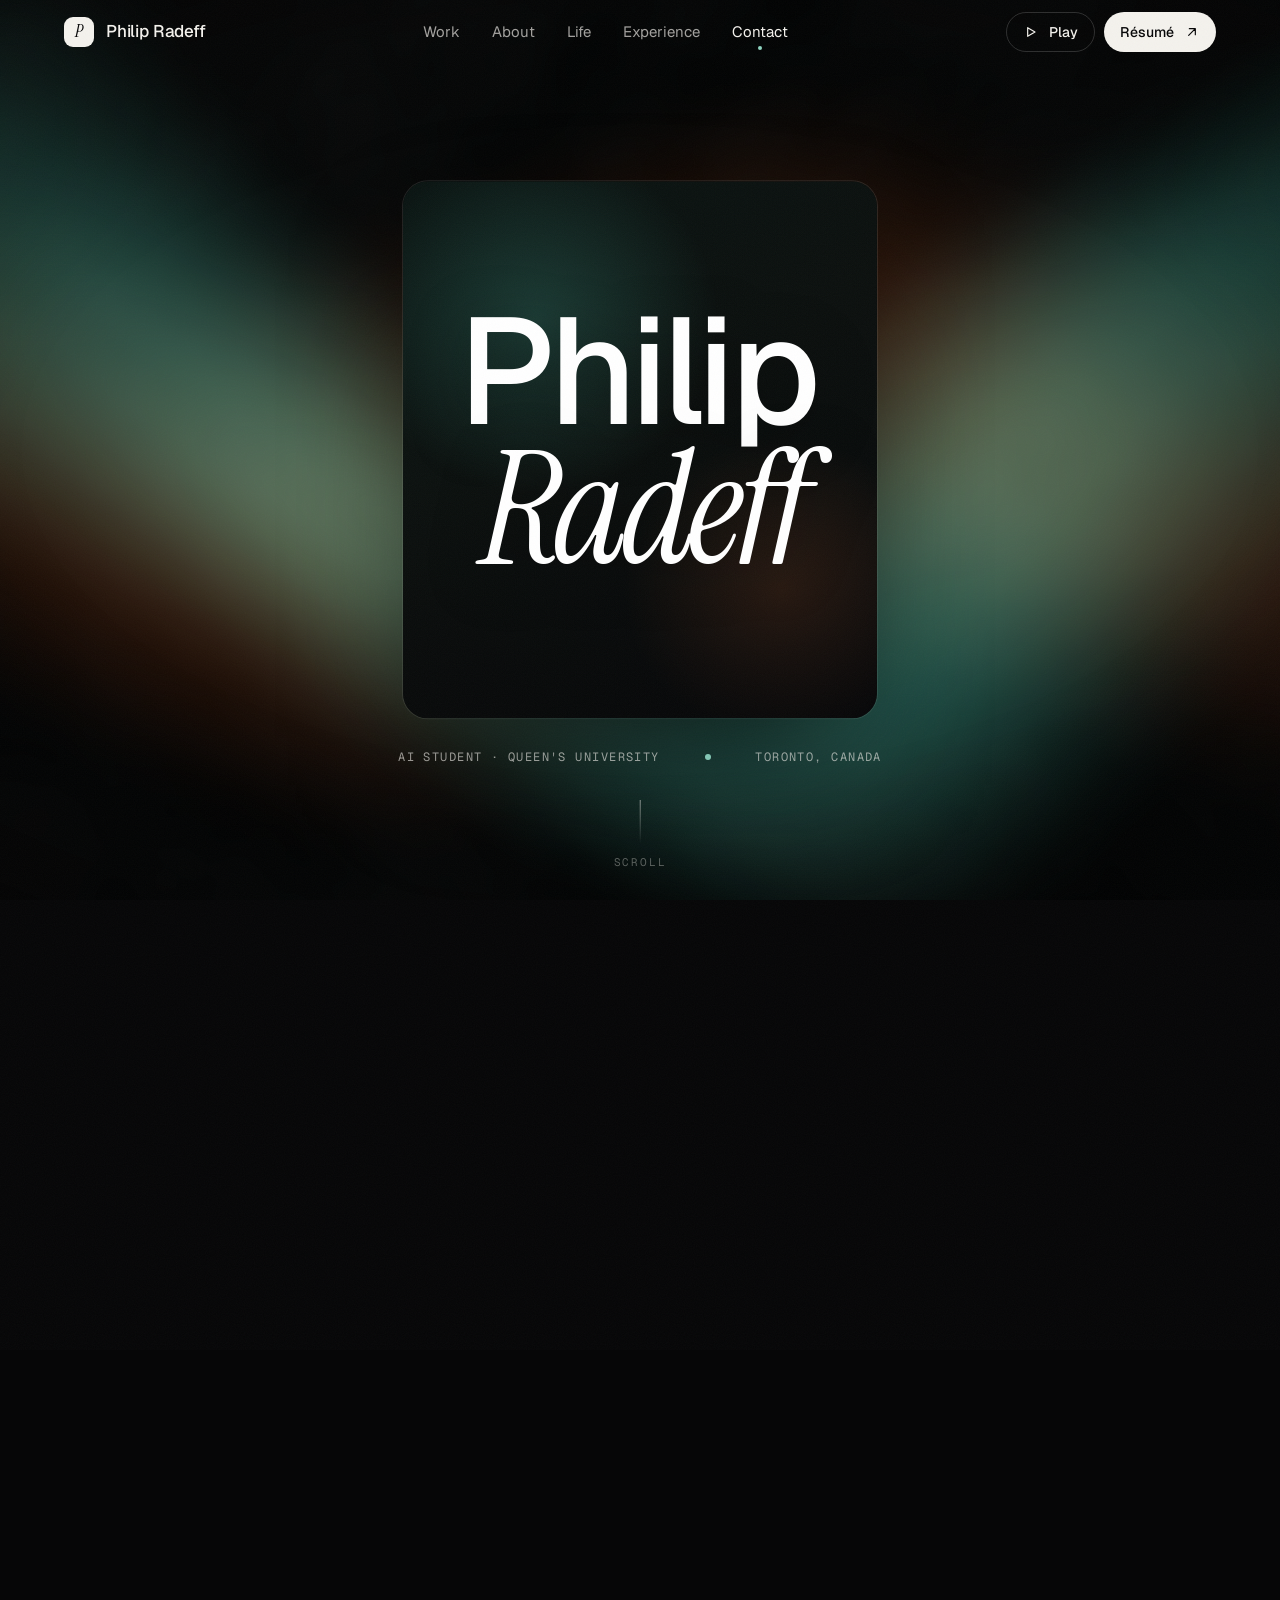
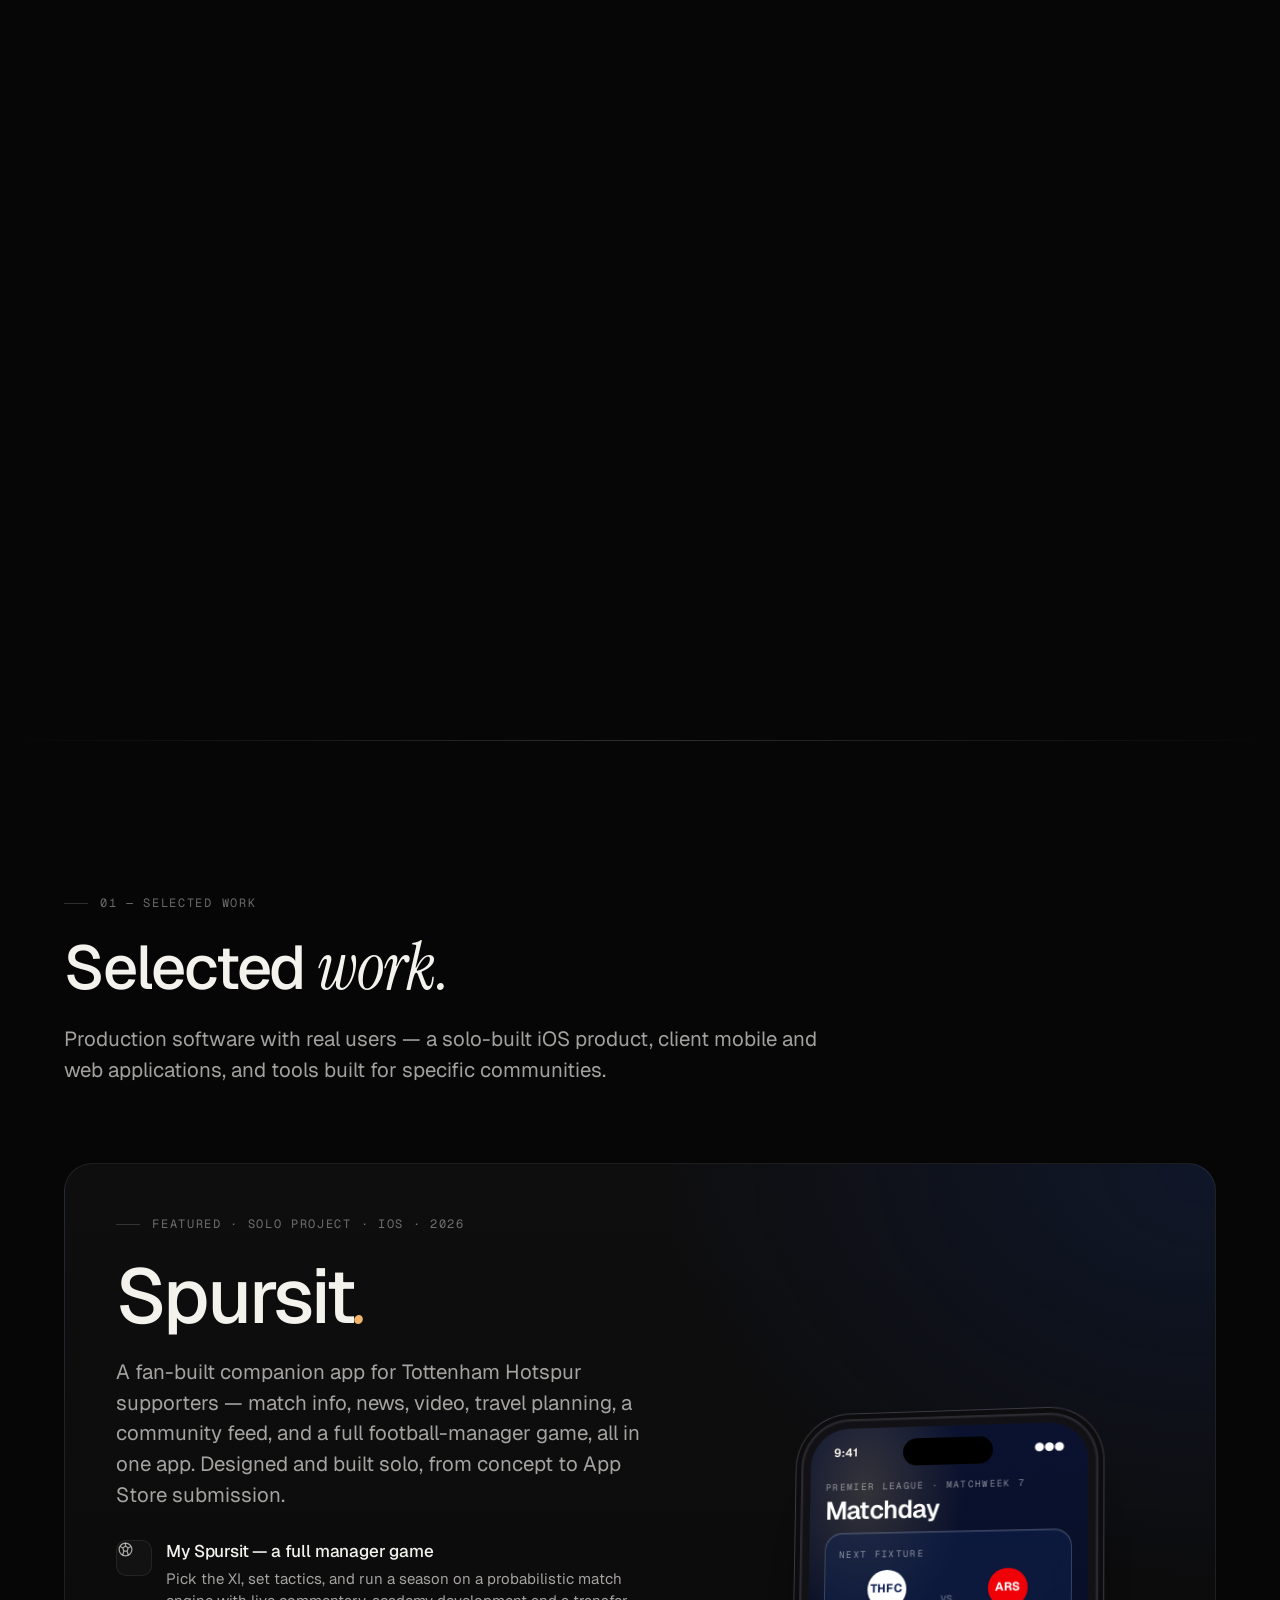
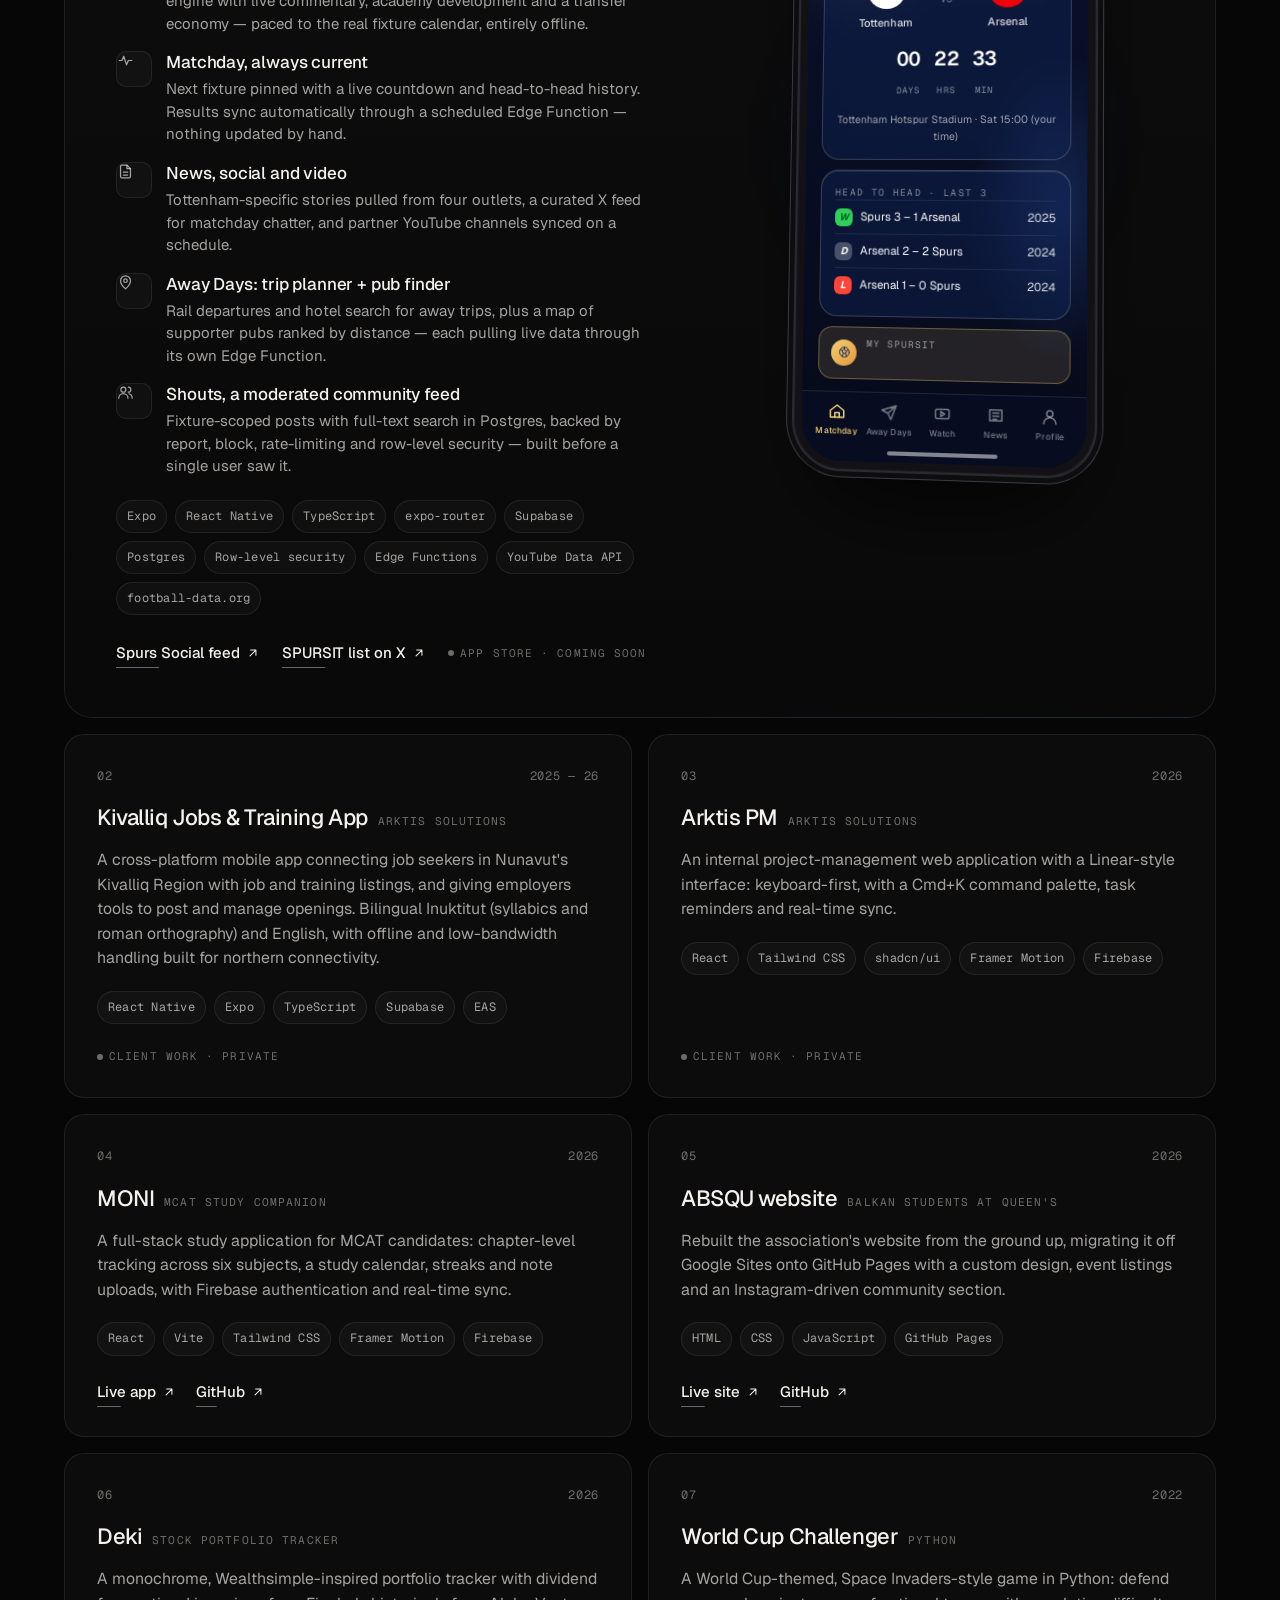
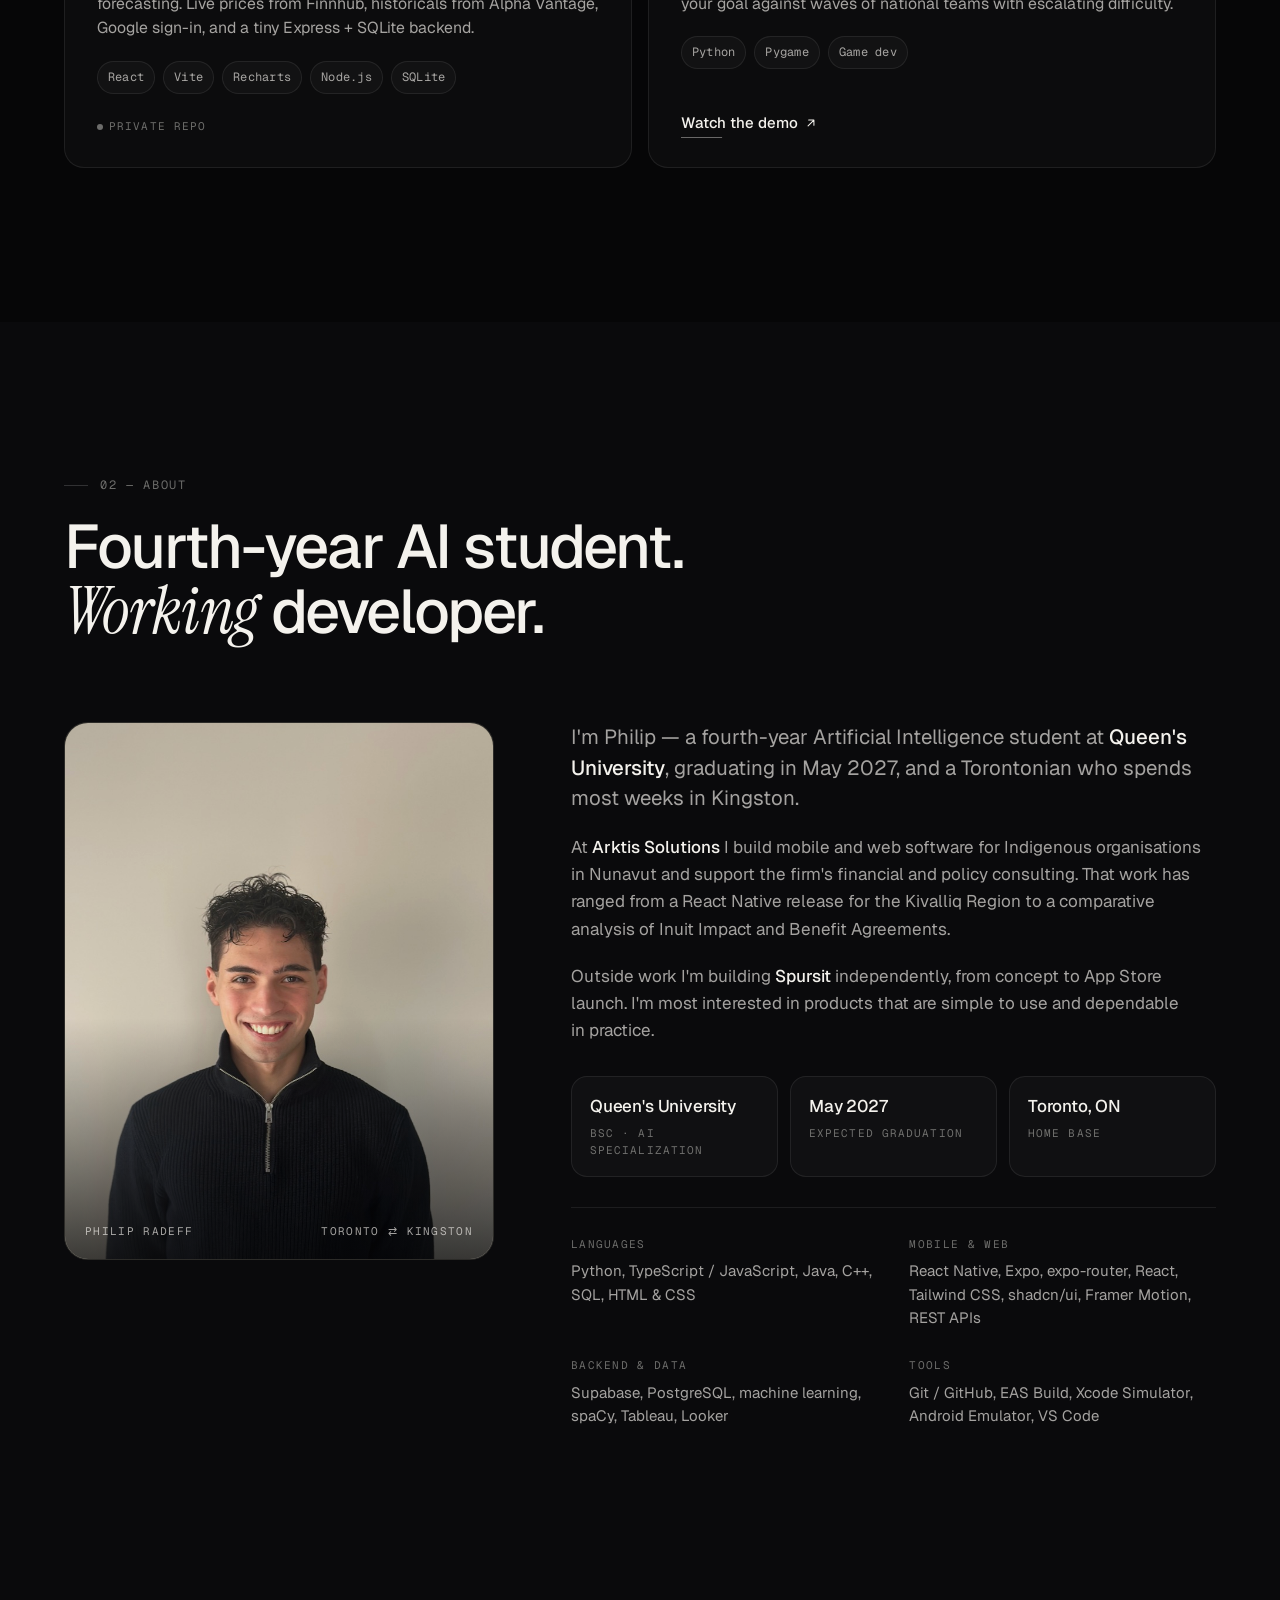
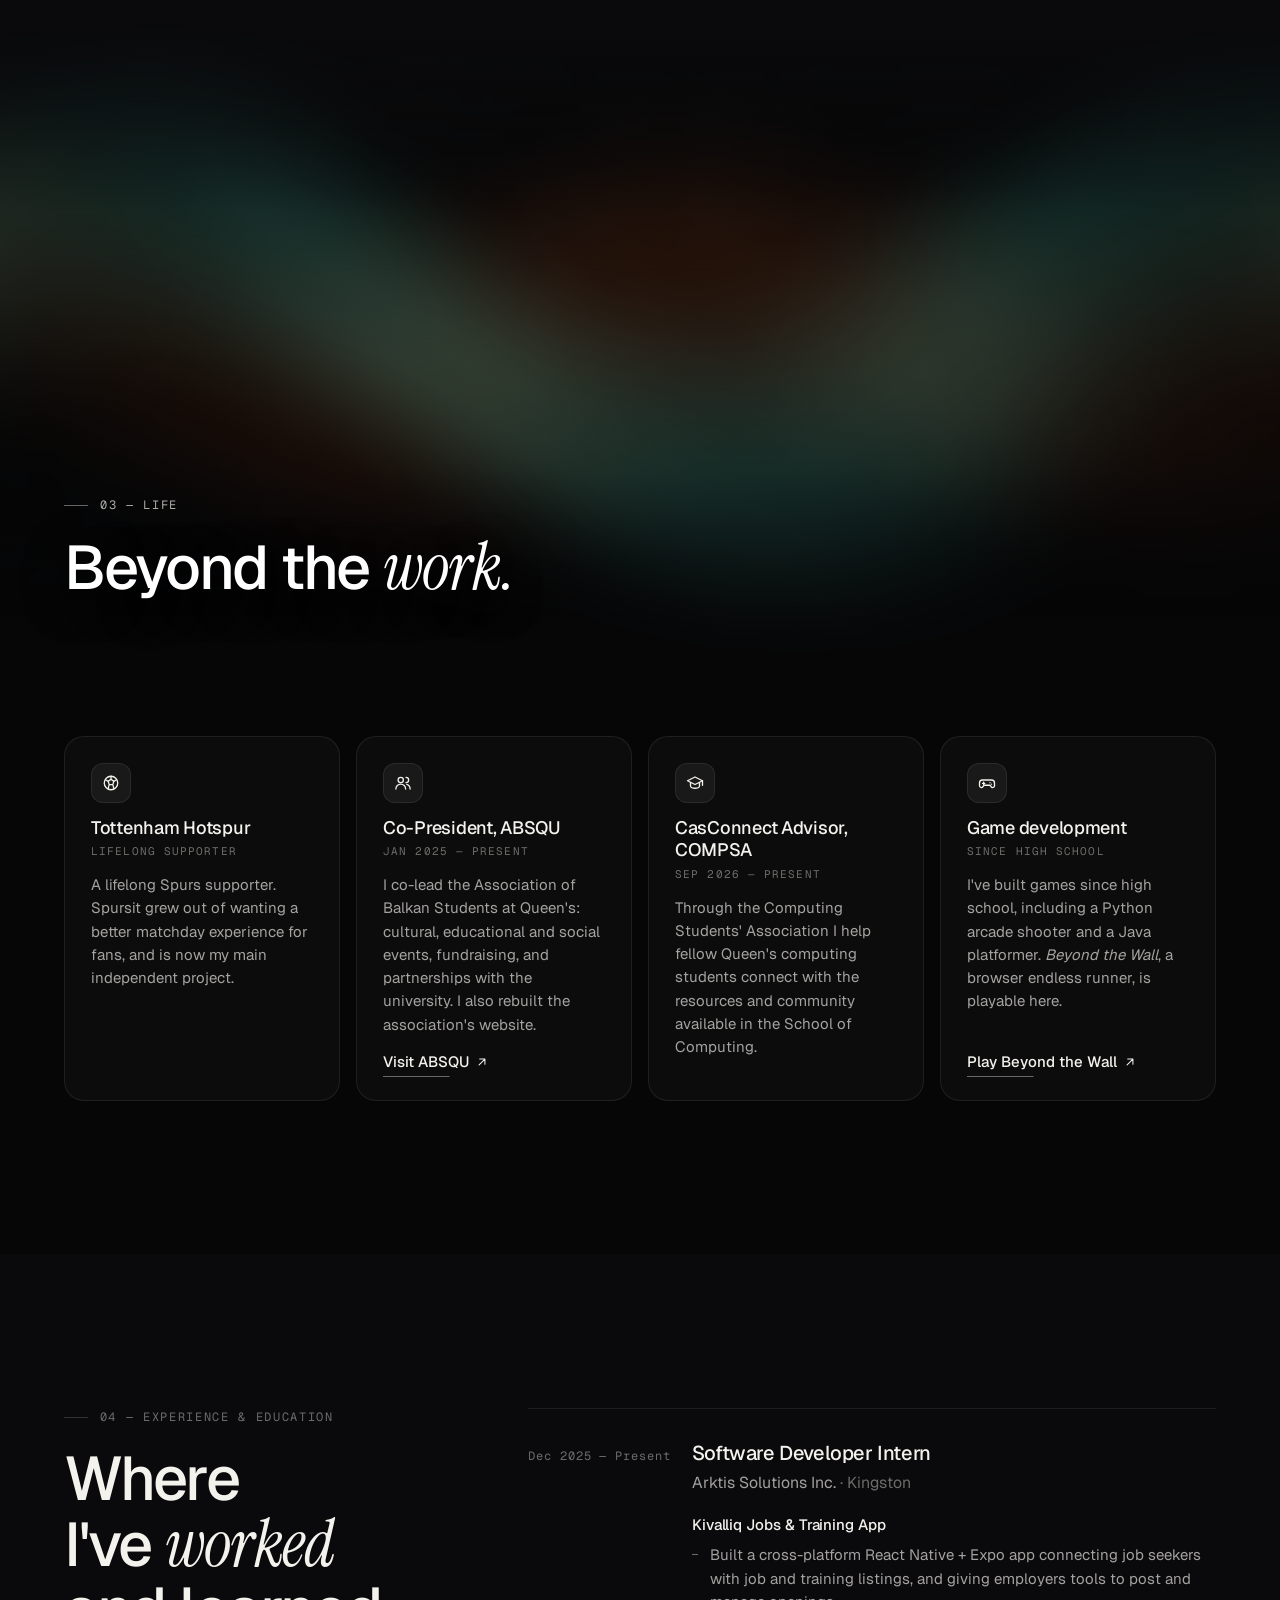
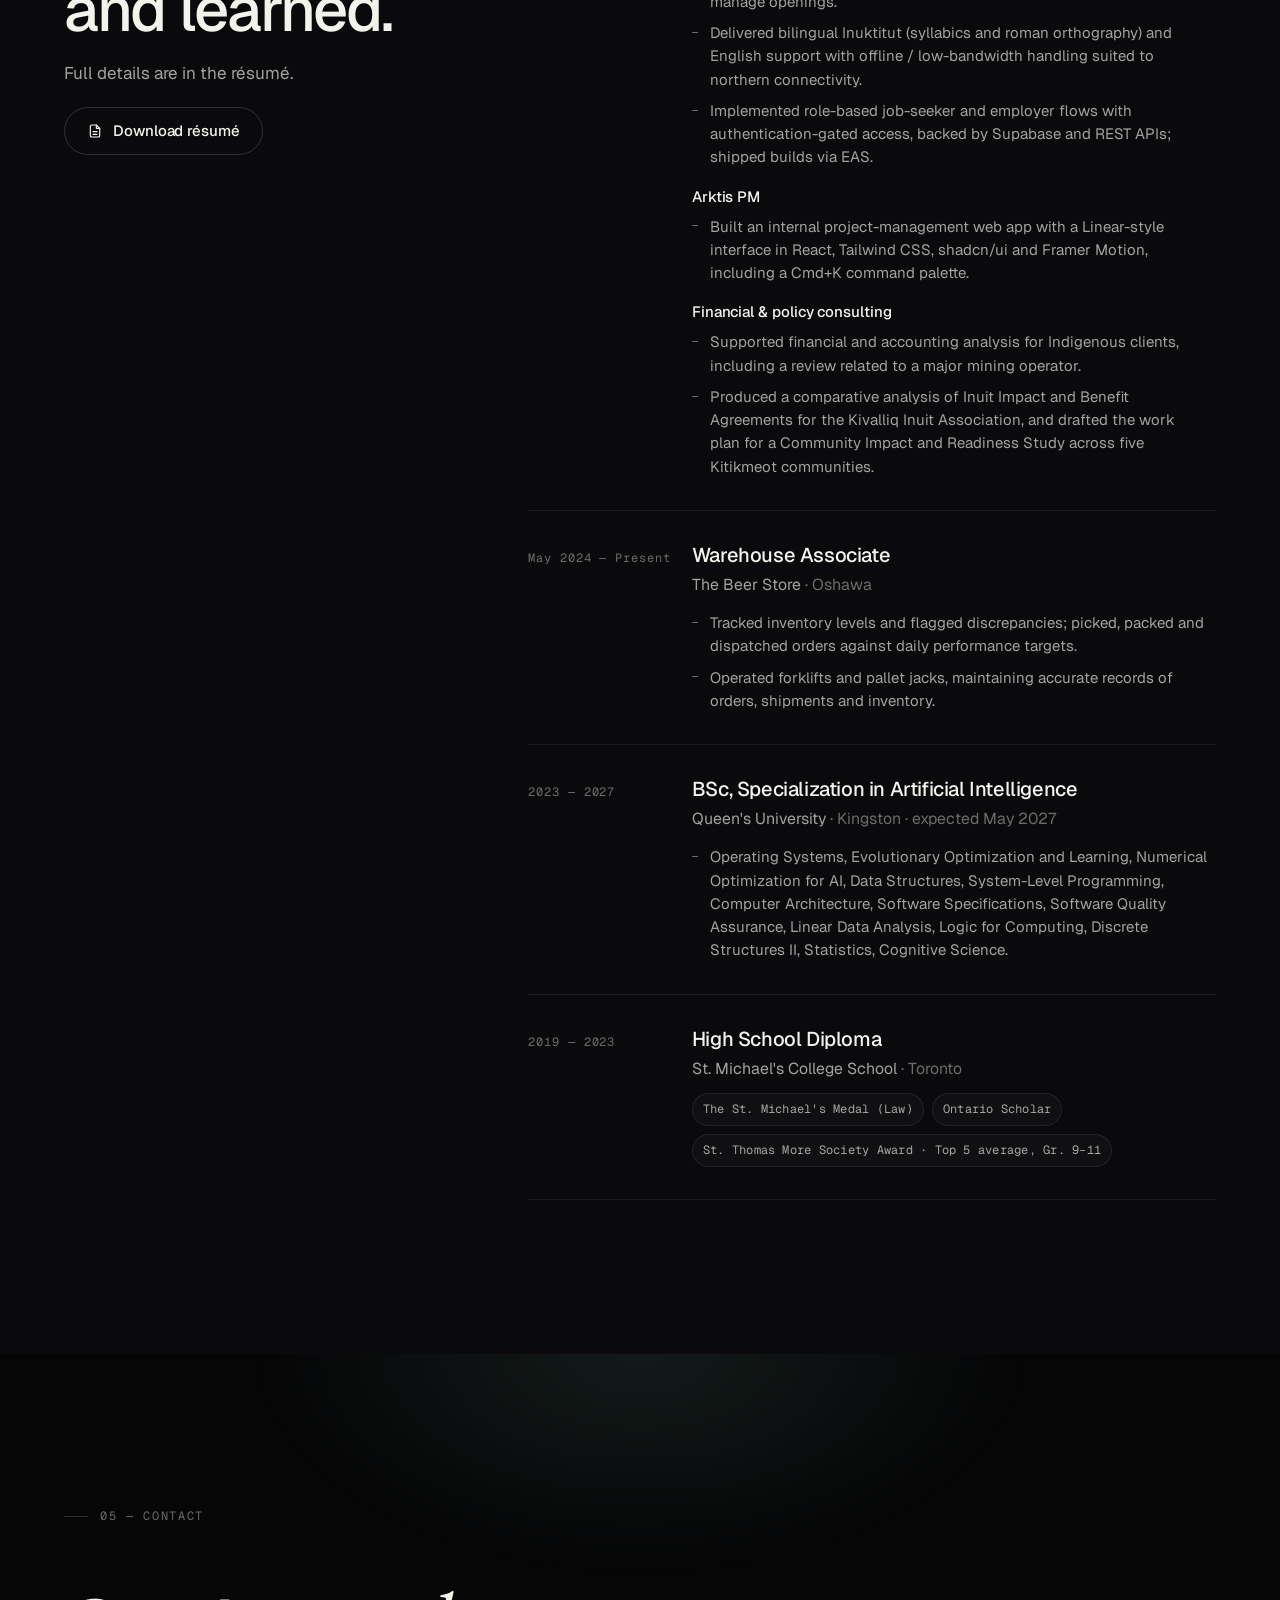
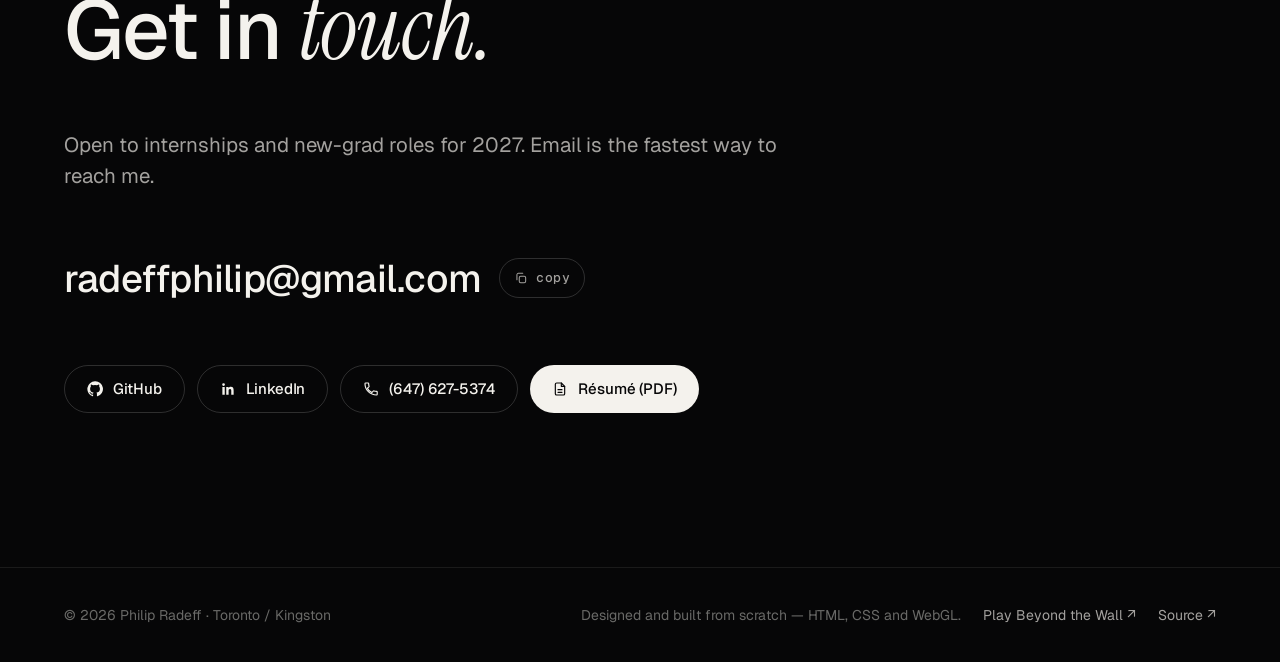
<file: index.html>
<!doctype html>
<html lang="en">
<head>
  <meta charset="utf-8">
  <meta name="viewport" content="width=device-width, initial-scale=1, viewport-fit=cover">
  <title>Philip Radeff — AI student & developer</title>
  <meta name="description" content="Philip Radeff is a fourth-year Artificial Intelligence student at Queen's University who builds software people actually use — from Spursit, a fan app for Tottenham supporters, to mobile tools for communities in Nunavut.">
  <meta name="author" content="Philip Radeff">
  <meta name="theme-color" content="#060607">
  <link rel="canonical" href="https://philipr8.github.io/portfolio/">

  <meta property="og:type" content="website">
  <meta property="og:title" content="Philip Radeff — AI student & developer">
  <meta property="og:description" content="Fourth-year AI student at Queen's University. Building Spursit, a fan app for Tottenham supporters, and mobile tools for communities in Nunavut.">
  <meta property="og:url" content="https://philipr8.github.io/portfolio/">
  <meta property="og:image" content="https://philipr8.github.io/portfolio/assets/hero.jpg">
  <meta name="twitter:card" content="summary_large_image">

  <link rel="icon" href="data:image/svg+xml,%3Csvg xmlns='http://www.w3.org/2000/svg' viewBox='0 0 64 64'%3E%3Crect width='64' height='64' rx='16' fill='%23f4f2ed'/%3E%3Ctext x='32' y='43' font-family='Georgia,serif' font-style='italic' font-size='34' text-anchor='middle' fill='%23060607'%3EP%3C/text%3E%3C/svg%3E">

  <link rel="preconnect" href="https://fonts.googleapis.com">
  <link rel="preconnect" href="https://fonts.gstatic.com" crossorigin>
  <link href="https://fonts.googleapis.com/css2?family=Geist:wght@300;400;500;600&family=Geist+Mono:wght@400;500&family=Instrument+Serif:ital@0;1&display=swap" rel="stylesheet">
  <link rel="stylesheet" href="styles.css">

  <script type="application/ld+json">
  {
    "@context": "https://schema.org",
    "@type": "Person",
    "name": "Philip Radeff",
    "url": "https://philipr8.github.io/portfolio/",
    "email": "mailto:radeffphilip@gmail.com",
    "jobTitle": "Artificial Intelligence student & software developer",
    "affiliation": { "@type": "CollegeOrUniversity", "name": "Queen's University" },
    "address": { "@type": "PostalAddress", "addressLocality": "Toronto", "addressCountry": "CA" },
    "sameAs": ["https://github.com/philipr8", "https://www.linkedin.com/in/philip-radeff-686b3228b"]
  }
  </script>
</head>
<body>

<!-- Icon sprite — one consistent stroke family (1.75px, round) -->
<svg width="0" height="0" style="position:absolute" aria-hidden="true">
  <defs>
    <symbol id="i-arrow" viewBox="0 0 24 24" fill="none" stroke="currentColor" stroke-width="1.75" stroke-linecap="round" stroke-linejoin="round"><path d="M7 17 17 7M8 7h9v9"/></symbol>
    <symbol id="i-down" viewBox="0 0 24 24" fill="none" stroke="currentColor" stroke-width="1.75" stroke-linecap="round" stroke-linejoin="round"><path d="M12 5v14m0 0 6-6m-6 6-6-6"/></symbol>
    <symbol id="i-github" viewBox="0 0 24 24" fill="currentColor"><path d="M12 .5A11.5 11.5 0 0 0 8.36 22.9c.58.1.79-.25.79-.56v-2c-3.2.7-3.88-1.37-3.88-1.37-.52-1.33-1.28-1.68-1.28-1.68-1.04-.71.08-.7.08-.7 1.15.08 1.76 1.19 1.76 1.19 1.03 1.76 2.69 1.25 3.35.96.1-.75.4-1.26.73-1.55-2.55-.29-5.24-1.28-5.24-5.69 0-1.26.45-2.29 1.19-3.09-.12-.29-.52-1.46.11-3.05 0 0 .97-.31 3.17 1.18a11 11 0 0 1 5.77 0c2.2-1.49 3.17-1.18 3.17-1.18.63 1.59.23 2.76.11 3.05.74.8 1.19 1.83 1.19 3.09 0 4.42-2.7 5.4-5.26 5.68.41.36.78 1.06.78 2.13v3.16c0 .31.2.67.8.56A11.5 11.5 0 0 0 12 .5Z"/></symbol>
    <symbol id="i-linkedin" viewBox="0 0 24 24" fill="currentColor"><path d="M20.45 20.45h-3.55v-5.57c0-1.33-.03-3.04-1.85-3.04-1.85 0-2.14 1.45-2.14 2.94v5.67H9.36V9h3.41v1.56h.05c.47-.9 1.63-1.85 3.36-1.85 3.6 0 4.27 2.37 4.27 5.45v6.29ZM5.34 7.43a2.06 2.06 0 1 1 0-4.12 2.06 2.06 0 0 1 0 4.12ZM7.12 20.45H3.56V9h3.56v11.45Z"/></symbol>
    <symbol id="i-mail" viewBox="0 0 24 24" fill="none" stroke="currentColor" stroke-width="1.75" stroke-linecap="round" stroke-linejoin="round"><rect x="3" y="5" width="18" height="14" rx="3"/><path d="m3 8 9 6 9-6"/></symbol>
    <symbol id="i-phone" viewBox="0 0 24 24" fill="none" stroke="currentColor" stroke-width="1.75" stroke-linecap="round" stroke-linejoin="round"><path d="M6.6 10.8c1.4 2.8 3.8 5.2 6.6 6.6l2.2-2.2c.3-.3.7-.4 1.1-.3 1.2.4 2.5.6 3.8.6.6 0 1 .4 1 1V20c0 .6-.4 1-1 1C10.6 21 3 13.4 3 4c0-.6.4-1 1-1h3.5c.6 0 1 .4 1 1 0 1.3.2 2.6.6 3.8.1.4 0 .8-.3 1.1z"/></symbol>
    <symbol id="i-copy" viewBox="0 0 24 24" fill="none" stroke="currentColor" stroke-width="1.75" stroke-linecap="round" stroke-linejoin="round"><rect x="9" y="9" width="11" height="11" rx="2.5"/><path d="M5 15V6.5A2.5 2.5 0 0 1 7.5 4H15"/></symbol>
    <symbol id="i-check" viewBox="0 0 24 24" fill="none" stroke="currentColor" stroke-width="2" stroke-linecap="round" stroke-linejoin="round"><path d="m5 12 4.5 4.5L19 7"/></symbol>
    <symbol id="i-doc" viewBox="0 0 24 24" fill="none" stroke="currentColor" stroke-width="1.75" stroke-linecap="round" stroke-linejoin="round"><path d="M14 3H7a2 2 0 0 0-2 2v14a2 2 0 0 0 2 2h10a2 2 0 0 0 2-2V8z"/><path d="M14 3v5h5M9 13h6M9 17h6"/></symbol>
    <symbol id="i-play" viewBox="0 0 24 24" fill="none" stroke="currentColor" stroke-width="1.75" stroke-linecap="round" stroke-linejoin="round"><path d="M7 5.5v13l11-6.5z"/></symbol>
    <symbol id="i-menu" viewBox="0 0 24 24" fill="none" stroke="currentColor" stroke-width="1.75" stroke-linecap="round"><path d="M4 8h16M4 16h16"/></symbol>
    <symbol id="i-close" viewBox="0 0 24 24" fill="none" stroke="currentColor" stroke-width="1.75" stroke-linecap="round"><path d="m6 6 12 12M18 6 6 18"/></symbol>
    <symbol id="i-sparkle" viewBox="0 0 24 24" fill="none" stroke="currentColor" stroke-width="1.75" stroke-linecap="round" stroke-linejoin="round"><path d="M12 3v4m0 10v4M3 12h4m10 0h4M6.3 6.3l2.1 2.1m7.2 7.2 2.1 2.1m0-11.4-2.1 2.1M8.4 15.6l-2.1 2.1"/></symbol>
    <symbol id="i-pin" viewBox="0 0 24 24" fill="none" stroke="currentColor" stroke-width="1.75" stroke-linecap="round" stroke-linejoin="round"><path d="M12 21s7-6.2 7-11.5A7 7 0 0 0 5 9.5C5 14.8 12 21 12 21Z"/><circle cx="12" cy="9.5" r="2.5"/></symbol>
    <symbol id="i-compass" viewBox="0 0 24 24" fill="none" stroke="currentColor" stroke-width="1.75" stroke-linecap="round" stroke-linejoin="round"><circle cx="12" cy="12" r="9"/><path d="m15.5 8.5-2 5-5 2 2-5z"/></symbol>
    <symbol id="i-pulse" viewBox="0 0 24 24" fill="none" stroke="currentColor" stroke-width="1.75" stroke-linecap="round" stroke-linejoin="round"><path d="M3 12h4l2.5-6 4 12 2.5-6H21"/></symbol>
    <symbol id="i-ball" viewBox="0 0 24 24" fill="none" stroke="currentColor" stroke-width="1.75" stroke-linecap="round" stroke-linejoin="round"><circle cx="12" cy="12" r="9"/><path d="m12 7 3.8 2.8-1.4 4.4H9.6L8.2 9.8zM12 3v4M5.2 8l3 1.8M18.8 8l-3 1.8M8.2 19.6l1.4-5.4M15.8 19.6l-1.4-5.4"/></symbol>
    <symbol id="i-users" viewBox="0 0 24 24" fill="none" stroke="currentColor" stroke-width="1.75" stroke-linecap="round" stroke-linejoin="round"><circle cx="9" cy="8" r="3.5"/><path d="M2.5 20a6.5 6.5 0 0 1 13 0M16 4.5a3.5 3.5 0 0 1 0 7M21.5 20a6.5 6.5 0 0 0-4.5-6.2"/></symbol>
    <symbol id="i-grad" viewBox="0 0 24 24" fill="none" stroke="currentColor" stroke-width="1.75" stroke-linecap="round" stroke-linejoin="round"><path d="m2 9 10-5 10 5-10 5z"/><path d="M6 11.5V16c0 1.5 3 3 6 3s6-1.5 6-3v-4.5M22 9v6"/></symbol>
    <symbol id="i-gamepad" viewBox="0 0 24 24" fill="none" stroke="currentColor" stroke-width="1.75" stroke-linecap="round" stroke-linejoin="round"><path d="M6 8h12a4 4 0 0 1 4 4v3.5a2.5 2.5 0 0 1-4.6 1.4L16 15H8l-1.4 1.9A2.5 2.5 0 0 1 2 15.5V12a4 4 0 0 1 4-4Z"/><path d="M7.5 11v3M6 12.5h3M16 11.5h.01M18 13.5h.01"/></symbol>
    <!-- phone tab icons -->
    <symbol id="t-home" viewBox="0 0 24 24" fill="none" stroke="currentColor" stroke-width="2" stroke-linecap="round" stroke-linejoin="round"><path d="M3 11 12 4l9 7v9H3z"/><path d="M9 20v-6h6v6"/></symbol>
    <symbol id="t-plane" viewBox="0 0 24 24" fill="none" stroke="currentColor" stroke-width="2" stroke-linecap="round" stroke-linejoin="round"><path d="M21 3 10 13M21 3l-7 18-4-8-8-4z"/></symbol>
    <symbol id="t-tv" viewBox="0 0 24 24" fill="none" stroke="currentColor" stroke-width="2" stroke-linecap="round" stroke-linejoin="round"><rect x="3" y="6" width="18" height="12" rx="2"/><path d="m10 9 5 3-5 3z"/></symbol>
    <symbol id="t-news" viewBox="0 0 24 24" fill="none" stroke="currentColor" stroke-width="2" stroke-linecap="round" stroke-linejoin="round"><path d="M4 5h16v14H4z"/><path d="M8 9h8M8 13h8M8 17h5"/></symbol>
    <symbol id="t-user" viewBox="0 0 24 24" fill="none" stroke="currentColor" stroke-width="2" stroke-linecap="round" stroke-linejoin="round"><circle cx="12" cy="8" r="4"/><path d="M4 21a8 8 0 0 1 16 0"/></symbol>
  </defs>
</svg>

<a class="skip" href="#work">Skip to content</a>

<!-- ───────────────────────── Navigation ───────────────────────── -->
<header class="nav" id="nav">
  <div class="wrap nav__inner">
    <a class="brand" href="#top" aria-label="Philip Radeff — home">
      <span class="brand__mark" aria-hidden="true">P</span>
      <span>Philip Radeff</span>
    </a>
    <nav class="nav__links" aria-label="Primary">
      <a href="#work" data-nav="work">Work</a>
      <a href="#about" data-nav="about">About</a>
      <a href="#life" data-nav="life">Life</a>
      <a href="#experience" data-nav="experience">Experience</a>
      <a href="#contact" data-nav="contact">Contact</a>
    </nav>
    <div class="nav__cta">
      <a class="btn btn--ghost" href="game.html"><svg><use href="#i-play"/></svg>Play</a>
      <a class="btn" href="Philip_Radeff_Resume.pdf" target="_blank" rel="noopener">Résumé<svg><use href="#i-arrow"/></svg></a>
      <button class="nav__toggle" id="menuToggle" aria-label="Open menu" aria-expanded="false" aria-controls="menu">
        <svg class="ic-open"><use href="#i-menu"/></svg>
      </button>
    </div>
  </div>
</header>

<div class="menu" id="menu" aria-hidden="true">
  <a href="#work" style="--i:0">Work <span class="serif">01</span></a>
  <a href="#about" style="--i:1">About <span class="serif">02</span></a>
  <a href="#life" style="--i:2">Life <span class="serif">03</span></a>
  <a href="#experience" style="--i:3">Experience <span class="serif">04</span></a>
  <a href="#contact" style="--i:4">Contact <span class="serif">05</span></a>
  <div class="menu__foot">
    <a class="btn btn--ghost" href="game.html"><svg><use href="#i-play"/></svg>Play the game</a>
    <a class="btn" href="Philip_Radeff_Resume.pdf" target="_blank" rel="noopener">Résumé<svg><use href="#i-arrow"/></svg></a>
  </div>
</div>

<main id="top">

<!-- ───────────────────────── Hero ───────────────────────── -->
<section class="hero" id="hero" aria-label="Introduction">
  <div class="hero__stage">
    <div class="hero__shader" aria-hidden="true"><canvas id="aurora"></canvas></div>
    <div class="hero__vignette" aria-hidden="true"></div>

    <figure class="hero__media" aria-hidden="true"></figure>

    <div class="hero__title">
      <h1 class="hero__name">
        <span class="w w1"><span>Philip</span></span>
        <span class="w w2"><span>Radeff</span></span>
      </h1>
    </div>

    <div class="hero__meta" aria-hidden="true">
      <span>AI student · Queen's University</span>
      <span class="dot"></span>
      <span>Toronto, Canada</span>
    </div>

    <div class="hero__intro">
      <p class="lead">Fourth-year Artificial Intelligence student at Queen's University. Currently building <strong>Spursit</strong>, an iOS app for Tottenham supporters, and mobile software for communities in Nunavut.</p>
      <div class="actions">
        <a class="btn" href="#work">See the work<svg><use href="#i-down"/></svg></a>
        <a class="btn btn--ghost" href="#about">About me</a>
      </div>
    </div>

    <div class="hero__scroll" aria-hidden="true"><i></i><span>Scroll</span></div>
  </div>
</section>

<!-- ───────────────────────── Work ───────────────────────── -->
<section class="section" id="work" aria-labelledby="work-title">
  <div class="wrap">
    <div class="section-head">
      <p class="eyebrow" data-reveal>01 — Selected work</p>
      <h2 class="h2" id="work-title" data-reveal style="--i:1">Selected <span class="serif">work.</span></h2>
      <p class="lead" data-reveal style="--i:2">Production software with real users — a solo-built iOS product, client mobile and web applications, and tools built for specific communities.</p>
    </div>

    <!-- Featured: Spursit -->
    <article class="showcase" id="spursit" data-reveal>
      <div class="showcase__copy">
        <p class="eyebrow">Featured · Solo project · iOS · 2026</p>
        <h3 class="showcase__title">Spursit<span class="serif">.</span></h3>
        <p class="lead">A fan-built companion app for Tottenham Hotspur supporters — match info, news, video, travel planning, a community feed, and a full football-manager game, all in one app. Designed and built solo, from concept to App Store submission.</p>

        <ul class="features">
          <li class="feature">
            <span class="feature__icon"><svg><use href="#i-ball"/></svg></span>
            <div><strong>My Spursit — a full manager game</strong><span>Pick the XI, set tactics, and run a season on a probabilistic match engine with live commentary, academy development and a transfer economy — paced to the real fixture calendar, entirely offline.</span></div>
          </li>
          <li class="feature">
            <span class="feature__icon"><svg><use href="#i-pulse"/></svg></span>
            <div><strong>Matchday, always current</strong><span>Next fixture pinned with a live countdown and head-to-head history. Results sync automatically through a scheduled Edge Function — nothing updated by hand.</span></div>
          </li>
          <li class="feature">
            <span class="feature__icon"><svg><use href="#i-doc"/></svg></span>
            <div><strong>News, social and video</strong><span>Tottenham-specific stories pulled from four outlets, a curated X feed for matchday chatter, and partner YouTube channels synced on a schedule.</span></div>
          </li>
          <li class="feature">
            <span class="feature__icon"><svg><use href="#i-pin"/></svg></span>
            <div><strong>Away Days: trip planner + pub finder</strong><span>Rail departures and hotel search for away trips, plus a map of supporter pubs ranked by distance — each pulling live data through its own Edge Function.</span></div>
          </li>
          <li class="feature">
            <span class="feature__icon"><svg><use href="#i-users"/></svg></span>
            <div><strong>Shouts, a moderated community feed</strong><span>Fixture-scoped posts with full-text search in Postgres, backed by report, block, rate-limiting and row-level security — built before a single user saw it.</span></div>
          </li>
        </ul>

        <div class="chips" aria-label="Technologies">
          <span class="chip">Expo</span><span class="chip">React Native</span><span class="chip">TypeScript</span><span class="chip">expo-router</span><span class="chip">Supabase</span><span class="chip">Postgres</span><span class="chip">Row-level security</span><span class="chip">Edge Functions</span><span class="chip">YouTube Data API</span><span class="chip">football-data.org</span>
        </div>

        <div class="showcase__links">
          <a class="link" href="https://philipr8.github.io/spursit-x-feed/" target="_blank" rel="noopener">Spurs Social feed <svg><use href="#i-arrow"/></svg></a>
          <a class="link" href="https://x.com/i/lists/2090574733263737282" target="_blank" rel="noopener">SPURSIT list on X <svg><use href="#i-arrow"/></svg></a>
          <span class="badge">App Store · coming soon</span>
        </div>
      </div>

      <div class="showcase__visual" id="phoneStage">
        <div class="showcase__glow" aria-hidden="true"></div>
        <div class="phone" id="phone" role="img" aria-label="Mockup of the Spursit matchday screen">
          <div class="phone__screen">
            <div class="phone__island"></div>
            <div class="phone__status"><span>9:41</span><span>●●●</span></div>
            <div class="phone__body">
              <div>
                <div class="ph-eyebrow">Premier League · Matchweek 7</div>
                <div class="ph-title">Matchday</div>
              </div>
              <div class="ph-card">
                <div class="ph-eyebrow">Next fixture</div>
                <div class="ph-fixture">
                  <div><div class="ph-crest ph-crest--tot">THFC</div><div class="ph-team">Tottenham</div></div>
                  <div class="ph-vs">VS</div>
                  <div><div class="ph-crest ph-crest--opp">ARS</div><div class="ph-team">Arsenal</div></div>
                </div>
                <div class="ph-count">
                  <div><b id="cd-d">02</b><small>days</small></div>
                  <div><b id="cd-h">14</b><small>hrs</small></div>
                  <div><b id="cd-m">05</b><small>min</small></div>
                </div>
                <div class="ph-meta">Tottenham Hotspur Stadium · Sat 15:00 (your time)</div>
              </div>
              <div class="ph-card">
                <div class="ph-eyebrow">Head to head · last 3</div>
                <div class="ph-row"><span><i class="ph-pill ph-pill--w">W</i>Spurs 3 – 1 Arsenal</span><span>2025</span></div>
                <div class="ph-row"><span><i class="ph-pill ph-pill--d">D</i>Arsenal 2 – 2 Spurs</span><span>2024</span></div>
                <div class="ph-row"><span><i class="ph-pill ph-pill--l">L</i>Arsenal 1 – 0 Spurs</span><span>2024</span></div>
              </div>
              <div class="ph-live">
                <div class="ph-live__dot"><svg><use href="#i-ball"/></svg></div>
                <div class="ph-live__text"><em>My Spursit</em><span class="ph-live__q" id="liveQ">Matchweek 7 · 2nd in the league</span></div>
              </div>
            </div>
            <div class="phone__tabs">
              <div class="on"><svg><use href="#t-home"/></svg>Matchday</div>
              <div><svg><use href="#t-plane"/></svg>Away Days</div>
              <div><svg><use href="#t-tv"/></svg>Watch</div>
              <div><svg><use href="#t-news"/></svg>News</div>
              <div><svg><use href="#t-user"/></svg>Profile</div>
            </div>
            <div class="phone__home"></div>
          </div>
        </div>
      </div>
    </article>

    <!-- Other projects -->
    <div class="projects" id="projects">

      <article class="card" data-reveal style="--i:0">
        <div class="card__top"><span class="card__idx">02</span><span class="card__year">2025 — 26</span></div>
        <h3 class="card__title">Kivalliq Jobs &amp; Training App <small>Arktis Solutions</small></h3>
        <p>A cross-platform mobile app connecting job seekers in Nunavut's Kivalliq Region with job and training listings, and giving employers tools to post and manage openings. Bilingual Inuktitut (syllabics and roman orthography) and English, with offline and low-bandwidth handling built for northern connectivity.</p>
        <div class="chips"><span class="chip">React Native</span><span class="chip">Expo</span><span class="chip">TypeScript</span><span class="chip">Supabase</span><span class="chip">EAS</span></div>
        <div class="card__links"><span class="badge">Client work · private</span></div>
      </article>

      <article class="card" data-reveal style="--i:1">
        <div class="card__top"><span class="card__idx">03</span><span class="card__year">2026</span></div>
        <h3 class="card__title">Arktis PM <small>Arktis Solutions</small></h3>
        <p>An internal project-management web application with a Linear-style interface: keyboard-first, with a Cmd+K command palette, task reminders and real-time sync.</p>
        <div class="chips"><span class="chip">React</span><span class="chip">Tailwind CSS</span><span class="chip">shadcn/ui</span><span class="chip">Framer Motion</span><span class="chip">Firebase</span></div>
        <div class="card__links"><span class="badge">Client work · private</span></div>
      </article>

      <article class="card" data-reveal style="--i:0">
        <div class="card__top"><span class="card__idx">04</span><span class="card__year">2026</span></div>
        <h3 class="card__title">MONI <small>MCAT study companion</small></h3>
        <p>A full-stack study application for MCAT candidates: chapter-level tracking across six subjects, a study calendar, streaks and note uploads, with Firebase authentication and real-time sync.</p>
        <div class="chips"><span class="chip">React</span><span class="chip">Vite</span><span class="chip">Tailwind CSS</span><span class="chip">Framer Motion</span><span class="chip">Firebase</span></div>
        <div class="card__links">
          <a class="link" href="https://moni7.netlify.app" target="_blank" rel="noopener">Live app <svg><use href="#i-arrow"/></svg></a>
          <a class="link" href="https://github.com/philipr8/moni" target="_blank" rel="noopener">GitHub <svg><use href="#i-arrow"/></svg></a>
        </div>
      </article>

      <article class="card" data-reveal style="--i:1">
        <div class="card__top"><span class="card__idx">05</span><span class="card__year">2026</span></div>
        <h3 class="card__title">ABSQU website <small>Balkan Students at Queen's</small></h3>
        <p>Rebuilt the association's website from the ground up, migrating it off Google Sites onto GitHub Pages with a custom design, event listings and an Instagram-driven community section.</p>
        <div class="chips"><span class="chip">HTML</span><span class="chip">CSS</span><span class="chip">JavaScript</span><span class="chip">GitHub Pages</span></div>
        <div class="card__links">
          <a class="link" href="https://philipr8.github.io/balkan-club/" target="_blank" rel="noopener">Live site <svg><use href="#i-arrow"/></svg></a>
          <a class="link" href="https://github.com/philipr8/balkan-club" target="_blank" rel="noopener">GitHub <svg><use href="#i-arrow"/></svg></a>
        </div>
      </article>


      <article class="card" data-reveal style="--i:0">
        <div class="card__top"><span class="card__idx">06</span><span class="card__year">2026</span></div>
        <h3 class="card__title">Deki <small>Stock portfolio tracker</small></h3>
        <p>A monochrome, Wealthsimple-inspired portfolio tracker with dividend forecasting. Live prices from Finnhub, historicals from Alpha Vantage, Google sign-in, and a tiny Express + SQLite backend.</p>
        <div class="chips"><span class="chip">React</span><span class="chip">Vite</span><span class="chip">Recharts</span><span class="chip">Node.js</span><span class="chip">SQLite</span></div>
        <div class="card__links"><span class="badge">Private repo</span></div>
      </article>


      <article class="card" data-reveal style="--i:1">
        <div class="card__top"><span class="card__idx">07</span><span class="card__year">2022</span></div>
        <h3 class="card__title">World Cup Challenger <small>Python</small></h3>
        <p>A World Cup-themed, Space Invaders-style game in Python: defend your goal against waves of national teams with escalating difficulty.</p>
        <div class="chips"><span class="chip">Python</span><span class="chip">Pygame</span><span class="chip">Game dev</span></div>
        <div class="card__links">
          <a class="link" href="https://youtu.be/_4wh2_yCnGg" target="_blank" rel="noopener">Watch the demo <svg><use href="#i-arrow"/></svg></a>
        </div>
      </article>

    </div>
  </div>
</section>

<!-- ───────────────────────── About ───────────────────────── -->
<section class="section" id="about" aria-labelledby="about-title">
  <div class="wrap">
    <div class="section-head">
      <p class="eyebrow" data-reveal>02 — About</p>
      <h2 class="h2" id="about-title" data-reveal style="--i:1">Fourth-year AI student. <span class="serif">Working</span> developer.</h2>
    </div>

    <div class="about">
      <figure class="portrait" data-reveal>
        <img src="assets/philip.jpg" alt="Philip Radeff, smiling, in a navy quarter-zip" width="745" height="1000" loading="lazy" decoding="async">
        <figcaption class="portrait__cap"><span>Philip Radeff</span><span>Toronto ⇄ Kingston</span></figcaption>
      </figure>

      <div class="about__text">
        <p class="lead" data-reveal>I'm Philip — a fourth-year Artificial Intelligence student at <strong>Queen's University</strong>, graduating in May 2027, and a Torontonian who spends most weeks in Kingston.</p>
        <p data-reveal style="--i:1">At <strong>Arktis Solutions</strong> I build mobile and web software for Indigenous organisations in Nunavut and support the firm's financial and policy consulting. That work has ranged from a React Native release for the Kivalliq Region to a comparative analysis of Inuit Impact and Benefit Agreements.</p>
        <p data-reveal style="--i:2">Outside work I'm building <strong>Spursit</strong> independently, from concept to App Store launch. I'm most interested in products that are simple to use and dependable in practice.</p>

        <div class="facts" data-reveal style="--i:3">
          <div class="fact"><b>Queen's University</b><span>BSc · AI specialization</span></div>
          <div class="fact"><b>May 2027</b><span>Expected graduation</span></div>
          <div class="fact"><b>Toronto, ON</b><span>Home base</span></div>
        </div>

        <dl class="stack" data-reveal style="--i:4">
          <div><dt>Languages</dt><dd>Python, TypeScript / JavaScript, Java, C++, SQL, HTML &amp; CSS</dd></div>
          <div><dt>Mobile &amp; web</dt><dd>React Native, Expo, expo-router, React, Tailwind CSS, shadcn/ui, Framer Motion, REST APIs</dd></div>
          <div><dt>Backend &amp; data</dt><dd>Supabase, PostgreSQL, machine learning, spaCy, Tableau, Looker</dd></div>
          <div><dt>Tools</dt><dd>Git / GitHub, EAS Build, Xcode Simulator, Android Emulator, VS Code</dd></div>
        </dl>
      </div>
    </div>
  </div>
</section>

<!-- ───────────────────────── Life ───────────────────────── -->
<section class="section" id="life" aria-labelledby="life-title">
  <div class="band" id="band">
    <canvas id="auroraLife" aria-hidden="true"></canvas>
    <div class="wrap band__inner">
      <p class="eyebrow" data-reveal>03 — Life</p>
      <h2 class="h2" id="life-title" data-reveal style="--i:1">Beyond the <span class="serif">work.</span></h2>
    </div>
  </div>

  <div class="wrap">
    <div class="life-grid">
      <article class="life-card" data-reveal style="--i:0">
        <div class="life-card__icon"><svg><use href="#i-ball"/></svg></div>
        <h3>Tottenham Hotspur <small>Lifelong supporter</small></h3>
        <p>A lifelong Spurs supporter. Spursit grew out of wanting a better matchday experience for fans, and is now my main independent project.</p>
      </article>
      <article class="life-card" data-reveal style="--i:1">
        <div class="life-card__icon"><svg><use href="#i-users"/></svg></div>
        <h3>Co-President, ABSQU <small>Jan 2025 — present</small></h3>
        <p>I co-lead the Association of Balkan Students at Queen's: cultural, educational and social events, fundraising, and partnerships with the university. I also rebuilt the association's website.</p>
        <a class="link" href="https://philipr8.github.io/balkan-club/" target="_blank" rel="noopener">Visit ABSQU <svg><use href="#i-arrow"/></svg></a>
      </article>
      <article class="life-card" data-reveal style="--i:2">
        <div class="life-card__icon"><svg><use href="#i-grad"/></svg></div>
        <h3>CasConnect Advisor, COMPSA <small>Sep 2026 — present</small></h3>
        <p>Through the Computing Students' Association I help fellow Queen's computing students connect with the resources and community available in the School of Computing.</p>
      </article>
      <article class="life-card" data-reveal style="--i:3">
        <div class="life-card__icon"><svg><use href="#i-gamepad"/></svg></div>
        <h3>Game development <small>Since high school</small></h3>
        <p>I've built games since high school, including a Python arcade shooter and a Java platformer. <em>Beyond the Wall</em>, a browser endless runner, is playable here.</p>
        <a class="link" href="game.html">Play Beyond the Wall <svg><use href="#i-arrow"/></svg></a>
      </article>
    </div>
  </div>
</section>

<!-- ───────────────────────── Experience & education ───────────────────────── -->
<section class="section" id="experience" aria-labelledby="exp-title">
  <div class="wrap timeline">
    <div class="timeline__side">
      <p class="eyebrow" data-reveal>04 — Experience &amp; education</p>
      <h2 class="h2" id="exp-title" data-reveal style="--i:1">Where I've <span class="serif">worked</span> and learned.</h2>
      <p class="muted" data-reveal style="--i:2">Full details are in the résumé.</p>
      <div data-reveal style="--i:3"><a class="btn btn--ghost" href="Philip_Radeff_Resume.pdf" target="_blank" rel="noopener"><svg><use href="#i-doc"/></svg>Download résumé</a></div>
    </div>

    <div class="entries">
      <article class="entry" data-reveal>
        <div class="entry__when">Dec 2025 — Present</div>
        <div>
          <h3 class="entry__role">Software Developer Intern</h3>
          <p class="entry__org">Arktis Solutions Inc. <em>· Kingston</em></p>
          <div class="entry__sub">
            <div>
              <h4>Kivalliq Jobs &amp; Training App</h4>
              <ul class="bullets">
                <li>Built a cross-platform React Native + Expo app connecting job seekers with job and training listings, and giving employers tools to post and manage openings.</li>
                <li>Delivered bilingual Inuktitut (syllabics and roman orthography) and English support with offline / low-bandwidth handling suited to northern connectivity.</li>
                <li>Implemented role-based job-seeker and employer flows with authentication-gated access, backed by Supabase and REST APIs; shipped builds via EAS.</li>
              </ul>
            </div>
            <div>
              <h4>Arktis PM</h4>
              <ul class="bullets">
                <li>Built an internal project-management web app with a Linear-style interface in React, Tailwind CSS, shadcn/ui and Framer Motion, including a Cmd+K command palette.</li>
              </ul>
            </div>
            <div>
              <h4>Financial &amp; policy consulting</h4>
              <ul class="bullets">
                <li>Supported financial and accounting analysis for Indigenous clients, including a review related to a major mining operator.</li>
                <li>Produced a comparative analysis of Inuit Impact and Benefit Agreements for the Kivalliq Inuit Association, and drafted the work plan for a Community Impact and Readiness Study across five Kitikmeot communities.</li>
              </ul>
            </div>
          </div>
        </div>
      </article>

      <article class="entry" data-reveal>
        <div class="entry__when">May 2024 — Present</div>
        <div>
          <h3 class="entry__role">Warehouse Associate</h3>
          <p class="entry__org">The Beer Store <em>· Oshawa</em></p>
          <ul class="bullets" style="margin-top:14px">
            <li>Tracked inventory levels and flagged discrepancies; picked, packed and dispatched orders against daily performance targets.</li>
            <li>Operated forklifts and pallet jacks, maintaining accurate records of orders, shipments and inventory.</li>
          </ul>
        </div>
      </article>

      <article class="entry" data-reveal>
        <div class="entry__when">2023 — 2027</div>
        <div>
          <h3 class="entry__role">BSc, Specialization in Artificial Intelligence</h3>
          <p class="entry__org">Queen's University <em>· Kingston · expected May 2027</em></p>
          <ul class="bullets" style="margin-top:14px">
            <li>Operating Systems, Evolutionary Optimization and Learning, Numerical Optimization for AI, Data Structures, System-Level Programming, Computer Architecture, Software Specifications, Software Quality Assurance, Linear Data Analysis, Logic for Computing, Discrete Structures II, Statistics, Cognitive Science.</li>
          </ul>
        </div>
      </article>

      <article class="entry" data-reveal>
        <div class="entry__when">2019 — 2023</div>
        <div>
          <h3 class="entry__role">High School Diploma</h3>
          <p class="entry__org">St. Michael's College School <em>· Toronto</em></p>
          <div class="entry__awards">
            <span class="chip">The St. Michael's Medal (Law)</span>
            <span class="chip">Ontario Scholar</span>
            <span class="chip">St. Thomas More Society Award · Top 5 average, Gr. 9–11</span>
          </div>
        </div>
      </article>
    </div>
  </div>
</section>

<!-- ───────────────────────── Contact ───────────────────────── -->
<section class="section" id="contact" aria-labelledby="contact-title">
  <div class="wrap contact">
    <p class="eyebrow" data-reveal>05 — Contact</p>
    <h2 class="h2" id="contact-title" data-reveal style="--i:1">Get in <span class="serif">touch.</span></h2>
    <p class="lead" data-reveal style="--i:2">Open to internships and new-grad roles for 2027. Email is the fastest way to reach me.</p>

    <div class="email" data-reveal style="--i:3">
      <a href="mailto:radeffphilip@gmail.com">radeffphilip@gmail.com</a>
      <button class="copy" id="copyEmail" type="button" aria-label="Copy email address"><svg class="ic-copy"><use href="#i-copy"/></svg><span>copy</span></button>
    </div>

    <div class="contact__links" data-reveal style="--i:4">
      <a class="btn btn--ghost" href="https://github.com/philipr8" target="_blank" rel="noopener"><svg><use href="#i-github"/></svg>GitHub</a>
      <a class="btn btn--ghost" href="https://www.linkedin.com/in/philip-radeff-686b3228b" target="_blank" rel="noopener"><svg><use href="#i-linkedin"/></svg>LinkedIn</a>
      <a class="btn btn--ghost" href="tel:+16476275374"><svg><use href="#i-phone"/></svg>(647) 627-5374</a>
      <a class="btn" href="Philip_Radeff_Resume.pdf" target="_blank" rel="noopener"><svg><use href="#i-doc"/></svg>Résumé (PDF)</a>
    </div>
  </div>
</section>

</main>

<footer class="footer">
  <div class="wrap footer__inner">
    <div>© <span id="year">2026</span> Philip Radeff · Toronto / Kingston</div>
    <div class="footer__right">
      <span>Designed and built from scratch — HTML, CSS and WebGL.</span>
      <a href="game.html">Play Beyond the Wall ↗</a>
      <a href="https://github.com/philipr8/portfolio" target="_blank" rel="noopener">Source ↗</a>
    </div>
  </div>
</footer>

<script src="main.js" defer></script>
</body>
</html>
</file>
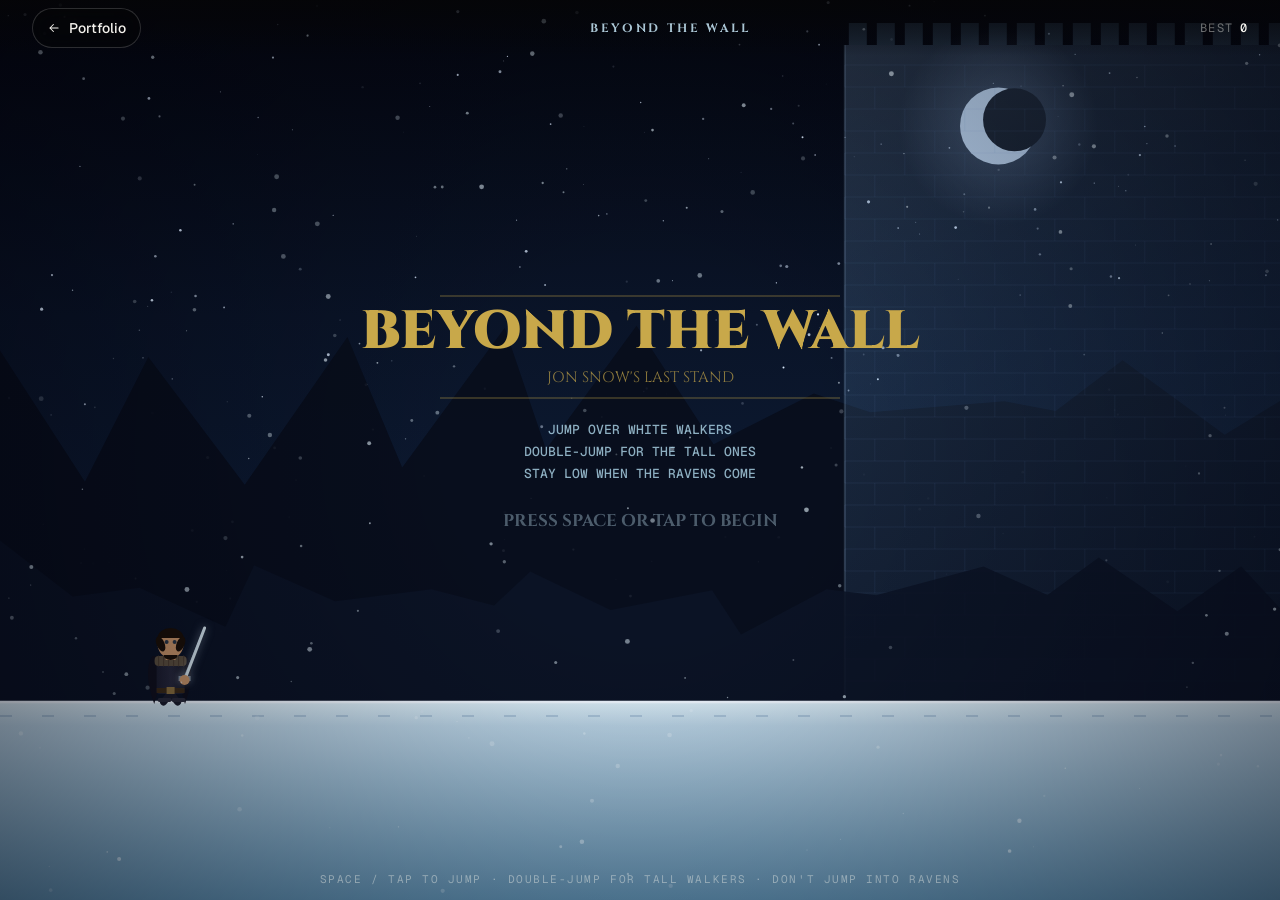
<file: game.html>
<!doctype html>
<html lang="en">
<head>
  <meta charset="utf-8">
  <meta name="viewport" content="width=device-width, initial-scale=1, viewport-fit=cover">
  <title>Beyond the Wall — a runner by Philip Radeff</title>
  <meta name="description" content="Beyond the Wall: an endless runner where Jon Snow outruns White Walkers. Space or tap to jump, double-jump for the tall ones.">
  <meta name="theme-color" content="#050507">
  <link rel="icon" href="data:image/svg+xml,%3Csvg xmlns='http://www.w3.org/2000/svg' viewBox='0 0 64 64'%3E%3Crect width='64' height='64' rx='16' fill='%23f4f2ed'/%3E%3Ctext x='32' y='43' font-family='Georgia,serif' font-style='italic' font-size='34' text-anchor='middle' fill='%23060607'%3EP%3C/text%3E%3C/svg%3E">
  <link rel="preconnect" href="https://fonts.googleapis.com">
  <link rel="preconnect" href="https://fonts.gstatic.com" crossorigin>
  <link href="https://fonts.googleapis.com/css2?family=Cinzel:wght@400;700;900&family=Geist+Mono:wght@400;500&family=Geist:wght@400;500&display=swap" rel="stylesheet">
  <style>
    :root { color-scheme: dark; --text: #f4f2ed; --text-2: rgba(244,242,237,.66); --text-3: rgba(244,242,237,.42); --line: rgba(255,255,255,.08); }
    * { box-sizing: border-box; margin: 0; padding: 0; }
    html, body { height: 100%; overflow: hidden; background: #050507; }
    body { font-family: "Geist", ui-sans-serif, -apple-system, BlinkMacSystemFont, system-ui, sans-serif; color: var(--text); -webkit-font-smoothing: antialiased; touch-action: none; overscroll-behavior: none; }
    #game { position: fixed; inset: 0; display: block; cursor: pointer; touch-action: none; }
    .bar {
      position: fixed; left: 0; right: 0; top: 0; z-index: 10;
      height: calc(56px + env(safe-area-inset-top, 0px)); padding: env(safe-area-inset-top, 0px) clamp(16px, 4vw, 32px) 0;
      display: flex; align-items: center; justify-content: space-between; gap: 16px;
      background: linear-gradient(rgba(5,5,7,.85), rgba(5,5,7,0)); pointer-events: none;
    }
    .bar a, .bar span { pointer-events: auto; }
    .bar a { display: inline-flex; align-items: center; gap: 8px; min-height: 40px; padding: 0 14px; border-radius: 999px; border: 1px solid rgba(255,255,255,.16); color: var(--text); text-decoration: none; font-size: .875rem; font-weight: 500; backdrop-filter: blur(10px); -webkit-backdrop-filter: blur(10px); background: rgba(5,5,7,.4); transition: background .2s, border-color .2s; }
    .bar a:hover { background: rgba(255,255,255,.08); border-color: rgba(255,255,255,.3); }
    .bar a svg { width: 14px; height: 14px; }
    .bar .title { font-family: "Cinzel", serif; font-weight: 700; letter-spacing: .22em; font-size: .75rem; text-transform: uppercase; color: rgba(200,232,248,.85); }
    .bar .best { font-family: "Geist Mono", ui-monospace, monospace; font-size: .75rem; letter-spacing: .12em; color: var(--text-3); text-transform: uppercase; font-variant-numeric: tabular-nums; }
    .bar .best b { color: var(--text); font-weight: 500; margin-left: 6px; }
    @media (max-width: 560px) { .bar .title { display: none; } }
    .hint { position: fixed; left: 0; right: 0; bottom: calc(14px + env(safe-area-inset-bottom, 0px)); text-align: center; font-family: "Geist Mono", monospace; font-size: .6875rem; letter-spacing: .14em; text-transform: uppercase; color: var(--text-3); pointer-events: none; z-index: 10; }
    :focus-visible { outline: 2px solid #8fd6c2; outline-offset: 3px; }
  </style>
</head>
<body>

<header class="bar">
  <a href="index.html" aria-label="Back to portfolio"><svg viewBox="0 0 24 24" fill="none" stroke="currentColor" stroke-width="1.75" stroke-linecap="round" stroke-linejoin="round"><path d="M19 12H5m0 0 6 6m-6-6 6-6"/></svg>Portfolio</a>
  <span class="title">Beyond the Wall</span>
  <span class="best">Best<b id="best">0</b></span>
</header>

<canvas id="game" aria-label="Beyond the Wall — endless runner. Press space or tap to jump." role="img"></canvas>
<div class="hint" id="hint">Space / tap to jump · double-jump for tall walkers · don't jump into ravens</div>

<script>
(() => {
  'use strict';

  // ─── Setup ───────────────────────────────────────────────────────
  const canvas = document.getElementById('game');
  const ctx = canvas.getContext('2d');
  const bestEl = document.getElementById('best');
  const hintEl = document.getElementById('hint');
  const reduced = matchMedia('(prefers-reduced-motion: reduce)').matches;
  const clamp = (v, a, b) => Math.min(b, Math.max(a, v));
  const rnd = (a, b) => a + Math.random() * (b - a);

  // ─── Constants (tuned for 60 fps units; dt scales them) ─────────
  const G = 0.55, JUMP = -13.5, JUMP2 = -11;
  const PW = 34, PH = 64;
  const SPEED0 = 6.5, SPEEDMAX = 15.5;
  const STATE = { IDLE: 0, PLAY: 1, DEAD: 2, PAUSE: 3 };
  const BEST_KEY = 'btw-best';

  const C = {
    sky: ['#04060f', '#0a1428', '#0e1f3a'],
    jon: { skin: '#c8956a', fur: '#5c5040' },
    ww: { bodyDark: '#2a6898', eyes: '#00f0ff' },
    gold: '#c8a84a', ice: '#4ab8e8', white: '#e8f0f8',
  };

  // ─── State ───────────────────────────────────────────────────────
  let W = 0, H = 0, dpr = 1, groundY = 0;
  let state = STATE.IDLE;
  let score = 0, speed = SPEED0, t = 0, lastTs = 0;
  let best = parseInt(localStorage.getItem(BEST_KEY) || localStorage.getItem('gotRunnerHS') || '0', 10) || 0;
  let deadAt = 0, shake = 0, flash = 0, newBest = false;
  let player = null, obstacles = [], particles = [];
  let stars = [], snow = [], mtnFar = [], mtnNear = [];
  let groundOff = 0, farOff = 0, nearOff = 0, travel = 0, nextSpawn = 600;
  let fontsReady = false;

  bestEl.textContent = best;

  function resize() {
    dpr = Math.min(devicePixelRatio || 1, 2);
    W = innerWidth; H = innerHeight;
    canvas.width = Math.floor(W * dpr); canvas.height = Math.floor(H * dpr);
    canvas.style.width = W + 'px'; canvas.style.height = H + 'px';
    ctx.setTransform(dpr, 0, 0, dpr, 0, 0);
    groundY = Math.floor(H * 0.78);
    buildStars(); buildSnow(); buildMountains();
    if (player) { player.x = playerX(); if (player.onGround) player.y = groundY; }
  }

  const playerX = () => clamp(W * 0.12, 80, 170);
  function resetPlayer() { player = { x: playerX(), y: groundY, vy: 0, onGround: true, jumps: 2, runFrame: 0, runT: 0 }; }

  function initGame() {
    state = STATE.IDLE; score = 0; speed = SPEED0; t = 0;
    obstacles = []; particles = []; travel = 0; nextSpawn = 600; shake = 0; flash = 0; newBest = false;
    groundOff = farOff = nearOff = 0;
    resetPlayer();
  }

  // ─── World builders ──────────────────────────────────────────────
  function buildStars() {
    stars = Array.from({ length: Math.floor(W / 6) }, () => ({
      x: Math.random() * W, y: Math.random() * groundY * 0.9, r: Math.random() * 1.3 + 0.3,
      o: Math.random() * Math.PI * 2, s: Math.random() * 0.04 + 0.01, b: Math.random() * 0.5 + 0.35,
    }));
  }
  function buildSnow() {
    const n = reduced ? 40 : Math.floor(W / 7);
    snow = Array.from({ length: n }, () => ({
      x: Math.random() * W, y: Math.random() * H, r: Math.random() * 2 + 0.5,
      vy: Math.random() * 1.1 + 0.3, vx: (Math.random() - 0.5) * 0.6, a: Math.random() * 0.5 + 0.2,
    }));
  }
  function ridge(seed, baseFrac, amp, segs, len) {
    // deterministic-ish jagged ridge over [0, len]
    let s = seed; const r = () => { s = (s * 9301 + 49297) % 233280; return s / 233280; };
    const pts = [];
    for (let i = 0; i <= segs; i++) {
      const jitter = (i === 0 || i === segs) ? 0 : (r() - 0.5) * 0.7;   // irregular spacing
      const x = ((i + jitter) / segs) * len;
      const peak = i % 2 === 0 ? 0.35 + r() * 0.65 : r() * 0.4;        // even = peaks, odd = valleys
      const y = groundY - groundY * baseFrac - peak * amp;
      pts.push([x, y]);
    }
    pts[segs][1] = pts[0][1]; // seamless tile
    return pts;
  }
  function buildMountains() {
    const L = Math.max(W, 1200) * 1.4;
    mtnFar = { len: L, pts: ridge(7, 0.30, groundY * 0.30, 22, L) };
    mtnNear = { len: L, pts: ridge(13, 0.09, groundY * 0.17, 26, L) };
  }

  // ─── Spawning (distance-based, so speed never makes gaps unfair) ──
  function airtimeFrames() { return (2 * Math.abs(JUMP)) / G; }
  function gap() { const min = speed * airtimeFrames() * 1.1 + 160; return min + Math.random() * min * 0.9; }
  function spawn() {
    const r = Math.random(), x = W + 40;
    if (score > 350 && r < 0.17) {
      obstacles.push({ type: 'raven', x, w: 46, h: 26, y: groundY - 118, vx: 1.35, flap: Math.random() * 6 });
    } else if (r < 0.56) {
      obstacles.push({ type: 'walker', x, w: 40, h: 72, y: groundY });
    } else if (r < 0.82) {
      obstacles.push({ type: 'walker_tall', x, w: 36, h: 90, y: groundY });
    } else {
      obstacles.push({ type: 'walker', x, w: 40, h: 72, y: groundY });
      obstacles.push({ type: 'walker', x: x + 76, w: 40, h: 72, y: groundY });
    }
    nextSpawn = gap();
  }

  // ─── Input ───────────────────────────────────────────────────────
  function act() {
    if (state === STATE.IDLE) { state = STATE.PLAY; hintEl.style.opacity = '0'; return; }
    if (state === STATE.PAUSE) { state = STATE.PLAY; return; }
    if (state === STATE.DEAD) { if (performance.now() - deadAt > 550) { initGame(); state = STATE.PLAY; } return; }
    if (player.jumps > 0) {
      player.vy = player.jumps === 2 ? JUMP : JUMP2;
      player.onGround = false; player.jumps--;
      puff(player.x + PW / 2, player.y, 6);
    }
  }
  document.addEventListener('keydown', e => {
    if (e.repeat) return;
    if (e.code === 'Space' || e.code === 'ArrowUp' || e.code === 'KeyW') { e.preventDefault(); act(); }
    else if (e.code === 'KeyR' && state === STATE.DEAD) { initGame(); state = STATE.PLAY; }
    else if (e.code === 'KeyP' || e.code === 'Escape') { if (state === STATE.PLAY) state = STATE.PAUSE; else if (state === STATE.PAUSE) state = STATE.PLAY; }
  });
  canvas.addEventListener('pointerdown', e => { e.preventDefault(); act(); });
  document.addEventListener('visibilitychange', () => { if (document.hidden && state === STATE.PLAY) state = STATE.PAUSE; });
  window.addEventListener('resize', resize, { passive: true });

  // ─── Particles ───────────────────────────────────────────────────
  function puff(x, y, n) {
    for (let i = 0; i < n; i++) particles.push({ x, y, vx: rnd(-1.5, 1.5), vy: rnd(-1.2, -0.2), r: rnd(1.5, 3.5), life: 1, decay: rnd(0.03, 0.06), c: '220,235,245' });
  }
  function shatter(x, y) {
    for (let i = 0; i < 46; i++) {
      const a = Math.random() * Math.PI * 2, v = rnd(2, 9);
      particles.push({ x, y, vx: Math.cos(a) * v, vy: Math.sin(a) * v - 3, r: rnd(1.5, 4), life: 1, decay: rnd(0.012, 0.03), c: Math.random() < 0.5 ? '140,220,255' : '232,248,255', g: 0.25 });
    }
  }

  // ─── Update ──────────────────────────────────────────────────────
  function update(dt) {
    t += dt;
    // snow always drifts
    for (const s of snow) {
      s.y += s.vy * dt; s.x += (s.vx - (state === STATE.PLAY ? speed * 0.08 : 0)) * dt;
      if (s.y > H + 4) { s.y = -4; s.x = Math.random() * W; }
      if (s.x > W + 4) s.x = -4; else if (s.x < -4) s.x = W + 4;
    }
    for (let i = particles.length - 1; i >= 0; i--) {
      const p = particles[i];
      p.x += p.vx * dt; p.y += p.vy * dt; p.vy += (p.g || 0.08) * dt; p.life -= p.decay * dt;
      if (p.life <= 0) particles.splice(i, 1);
    }
    if (shake > 0) shake = Math.max(0, shake - 1.2 * dt);
    if (flash > 0) flash = Math.max(0, flash - 0.06 * dt);

    if (state !== STATE.PLAY) return;

    speed = Math.min(SPEEDMAX, SPEED0 + score * 0.0011);
    score += speed * 0.04 * dt;
    groundOff += speed * dt; farOff += speed * 0.12 * dt; nearOff += speed * 0.28 * dt;

    // physics
    player.vy += G * dt; player.y += player.vy * dt;
    if (player.y >= groundY) {
      if (!player.onGround) puff(player.x + PW / 2, groundY, 4);
      player.y = groundY; player.vy = 0; player.onGround = true; player.jumps = 2;
    } else player.onGround = false;
    if (player.onGround) { player.runT += dt; if (player.runT > 6) { player.runT = 0; player.runFrame ^= 1; } }

    // spawn by distance
    travel += speed * dt;
    if (travel >= nextSpawn) { travel = 0; spawn(); }

    // obstacles
    for (let i = obstacles.length - 1; i >= 0; i--) {
      const o = obstacles[i];
      o.x -= speed * (o.type === 'raven' ? o.vx : 1) * dt;
      if (o.type === 'raven') o.flap += 0.35 * dt;
      if (o.x + o.w < -20) obstacles.splice(i, 1);
    }

    // collisions
    const px = player.x + 8, pw = PW - 14, py = player.y - PH + 12, ph = PH - 14;
    for (const o of obstacles) {
      let ox, oy, ow, oh;
      if (o.type === 'raven') { ox = o.x + 5; oy = o.y + 3; ow = o.w - 10; oh = o.h - 6; }
      else { ox = o.x + 6; oy = o.y - o.h + 10; ow = o.w - 10; oh = o.h - 12; }
      if (px < ox + ow && px + pw > ox && py < oy + oh && py + ph > oy) { die(); break; }
    }
  }

  function die() {
    state = STATE.DEAD; deadAt = performance.now();
    shake = reduced ? 0 : 14; flash = 1;
    shatter(player.x + PW / 2, player.y - PH / 2);
    if (score > best) { best = Math.floor(score); newBest = true; localStorage.setItem(BEST_KEY, String(best)); bestEl.textContent = best; }
    hintEl.style.opacity = '1';
  }

  // ─── Drawing: environment ────────────────────────────────────────
  function drawSky() {
    const g = ctx.createLinearGradient(0, 0, 0, groundY);
    g.addColorStop(0, C.sky[0]); g.addColorStop(0.45, C.sky[1]); g.addColorStop(1, C.sky[2]);
    ctx.fillStyle = g; ctx.fillRect(0, 0, W, groundY);
  }
  function drawStars() {
    for (const s of stars) {
      const a = clamp(s.b + Math.sin(t * s.s + s.o) * 0.3, 0, 1);
      ctx.fillStyle = `rgba(220,235,255,${a})`;
      ctx.beginPath(); ctx.arc(s.x, s.y, s.r, 0, Math.PI * 2); ctx.fill();
    }
  }
  function drawMoon() {
    const mx = W * 0.78, my = H * 0.14, mr = clamp(W * 0.03, 26, 44);
    const g = ctx.createRadialGradient(mx, my, mr * 0.5, mx, my, mr * 2.6);
    g.addColorStop(0, 'rgba(180,210,255,0.22)'); g.addColorStop(1, 'rgba(180,210,255,0)');
    ctx.fillStyle = g; ctx.beginPath(); ctx.arc(mx, my, mr * 2.6, 0, Math.PI * 2); ctx.fill();
    ctx.fillStyle = '#cce0f8'; ctx.beginPath(); ctx.arc(mx, my, mr, 0, Math.PI * 2); ctx.fill();
    ctx.fillStyle = C.sky[0]; ctx.beginPath(); ctx.arc(mx + mr * 0.42, my - mr * 0.16, mr * 0.82, 0, Math.PI * 2); ctx.fill();
  }
  function drawRidge(m, off, color) {
    const L = m.len, o = off % L;
    ctx.fillStyle = color;
    for (let k = -1; k <= 1; k++) {
      const base = -o + k * L;
      if (base > W || base + L < 0) continue;
      ctx.beginPath(); ctx.moveTo(base, groundY);
      for (const [x, y] of m.pts) ctx.lineTo(base + x, y);
      ctx.lineTo(base + L, groundY); ctx.closePath(); ctx.fill();
    }
  }
  function drawWall() {
    const wx = W * 0.66, wy = H * 0.05, ww = W * 0.36, wh = groundY - wy;
    const g = ctx.createLinearGradient(wx, wy, wx + ww, wy + wh);
    g.addColorStop(0, 'rgba(140,180,220,0.26)'); g.addColorStop(0.4, 'rgba(100,150,200,0.18)'); g.addColorStop(1, 'rgba(60,110,170,0.10)');
    ctx.fillStyle = g; ctx.fillRect(wx, wy, ww, wh);
    ctx.strokeStyle = 'rgba(100,150,200,0.10)'; ctx.lineWidth = 1;
    for (let row = wy + 20, r = 0; row < groundY; row += 22, r++) {
      ctx.beginPath(); ctx.moveTo(wx, row); ctx.lineTo(wx + ww, row); ctx.stroke();
      const joff = r % 2 ? 30 : 0;
      for (let col = wx + joff; col < wx + ww; col += 60) { ctx.beginPath(); ctx.moveTo(col, row); ctx.lineTo(col, row + 22); ctx.stroke(); }
    }
    ctx.fillStyle = 'rgba(120,170,210,0.26)';
    for (let bx = wx + 4; bx < wx + ww - 18; bx += 28) ctx.fillRect(bx, wy - 22, 18, 22);
    ctx.strokeStyle = 'rgba(180,220,255,0.18)'; ctx.lineWidth = 2;
    ctx.beginPath(); ctx.moveTo(wx, wy); ctx.lineTo(wx, groundY); ctx.stroke();
  }
  function drawGround() {
    const g = ctx.createLinearGradient(0, groundY, 0, H);
    g.addColorStop(0, '#d8eaf4'); g.addColorStop(0.12, '#b8d2e4'); g.addColorStop(1, '#5e8eae');
    ctx.fillStyle = g; ctx.fillRect(0, groundY, W, H - groundY);
    ctx.strokeStyle = '#eef6ff'; ctx.lineWidth = 2.5;
    ctx.beginPath(); ctx.moveTo(0, groundY); ctx.lineTo(W, groundY); ctx.stroke();
    ctx.strokeStyle = 'rgba(80,120,160,0.35)'; ctx.lineWidth = 1.5;
    ctx.setLineDash([12, 30]); ctx.lineDashOffset = -groundOff % 42;
    ctx.beginPath(); ctx.moveTo(0, groundY + 14); ctx.lineTo(W, groundY + 14); ctx.stroke();
    ctx.setLineDash([]);
  }
  function drawSnow() {
    for (const s of snow) { ctx.fillStyle = `rgba(220,235,245,${s.a})`; ctx.beginPath(); ctx.arc(s.x, s.y, s.r, 0, Math.PI * 2); ctx.fill(); }
  }
  function drawParticles() {
    for (const p of particles) { ctx.fillStyle = `rgba(${p.c},${p.life})`; ctx.beginPath(); ctx.arc(p.x, p.y, p.r * p.life, 0, Math.PI * 2); ctx.fill(); }
  }

  // ─── Drawing: characters ─────────────────────────────────────────
  function drawJon(p, rf, dead) {
    const x = p.x, bot = p.y, h = PH, midX = x + PW / 2;
    const legSwing = p.onGround ? (rf === 0 ? 1 : -1) : 0;
    const legA = legSwing * 14, legB = -legSwing * 14, bend = p.onGround ? 0 : -10;

    ctx.save();
    if (dead) ctx.globalAlpha = 0.9;
    // cloak
    ctx.fillStyle = '#10111e'; ctx.beginPath();
    ctx.moveTo(midX - 18, bot - h + 18);
    ctx.quadraticCurveTo(midX - 28, bot - h / 2, midX - 22 + (p.onGround ? legA * 0.4 : -8), bot + 2);
    ctx.quadraticCurveTo(midX - 8, bot - h / 3, midX - 12, bot - h + 18); ctx.closePath(); ctx.fill();
    ctx.fillStyle = '#0e0f1c'; ctx.beginPath();
    ctx.moveTo(midX + 16, bot - h + 18);
    ctx.quadraticCurveTo(midX + 26, bot - h / 2, midX + 20 + (p.onGround ? legB * 0.4 : 8), bot + 2);
    ctx.quadraticCurveTo(midX + 6, bot - h / 3, midX + 10, bot - h + 18); ctx.closePath(); ctx.fill();
    // legs
    ctx.strokeStyle = '#1a1c2c'; ctx.lineWidth = 7; ctx.lineCap = 'round';
    ctx.beginPath(); ctx.moveTo(midX - 7, bot - 20); ctx.quadraticCurveTo(midX - 7 + legA * 0.5, bot - 8 + bend, midX - 7 + legA, bot); ctx.stroke();
    ctx.beginPath(); ctx.moveTo(midX + 7, bot - 20); ctx.quadraticCurveTo(midX + 7 + legB * 0.5, bot - 8 + bend, midX + 7 + legB, bot); ctx.stroke();
    ctx.strokeStyle = '#2a2c3c'; ctx.lineWidth = 4;
    ctx.beginPath(); ctx.moveTo(midX - 7 + legA - 4, bot - 2); ctx.lineTo(midX - 7 + legA + 6, bot - 2); ctx.stroke();
    ctx.beginPath(); ctx.moveTo(midX + 7 + legB - 4, bot - 2); ctx.lineTo(midX + 7 + legB + 6, bot - 2); ctx.stroke();
    // torso
    const bg = ctx.createLinearGradient(midX - 14, 0, midX + 14, 0);
    bg.addColorStop(0, '#1c1e30'); bg.addColorStop(0.5, '#26283c'); bg.addColorStop(1, '#1a1c2a');
    ctx.fillStyle = bg; ctx.beginPath(); ctx.roundRect(midX - 14, bot - h + 20, 28, 36, 3); ctx.fill();
    ctx.fillStyle = C.jon.fur; ctx.beginPath(); ctx.roundRect(midX - 16, bot - h + 18, 32, 10, 4); ctx.fill();
    ctx.strokeStyle = '#4a3c30'; ctx.lineWidth = 1;
    for (let fx = midX - 12; fx < midX + 14; fx += 5) { ctx.beginPath(); ctx.moveTo(fx, bot - h + 18); ctx.lineTo(fx, bot - h + 28); ctx.stroke(); }
    ctx.fillStyle = '#3a2a18'; ctx.fillRect(midX - 14, bot - h + 50, 28, 5);
    ctx.fillStyle = '#8a7040'; ctx.fillRect(midX - 4, bot - h + 49, 8, 7);
    // head
    const hy = bot - h + 14;
    ctx.fillStyle = C.jon.skin; ctx.fillRect(midX - 5, hy, 10, 8);
    ctx.beginPath(); ctx.ellipse(midX, hy - 8, 13, 14, 0, 0, Math.PI * 2); ctx.fill();
    ctx.fillStyle = '#1a1008';
    ctx.beginPath(); ctx.ellipse(midX, hy - 14, 13, 10, 0, Math.PI, Math.PI * 2); ctx.fill();
    ctx.beginPath(); ctx.ellipse(midX - 10, hy - 8, 4, 8, -0.4, 0, Math.PI * 2); ctx.fill();
    ctx.beginPath(); ctx.ellipse(midX + 10, hy - 8, 4, 8, 0.4, 0, Math.PI * 2); ctx.fill();
    ctx.beginPath(); ctx.ellipse(midX, hy + 3, 7, 5, 0, 0, Math.PI); ctx.fill();
    ctx.fillStyle = dead ? '#9ad' : '#2a3848';
    ctx.beginPath(); ctx.arc(midX - 4, hy - 10, 2, 0, Math.PI * 2); ctx.fill();
    ctx.beginPath(); ctx.arc(midX + 4, hy - 10, 2, 0, Math.PI * 2); ctx.fill();
    // Longclaw
    const sb = { x: midX + 14, y: bot - h + 42 }, st = { x: midX + 34, y: bot - h - 10 };
    ctx.shadowColor = 'rgba(200,220,240,0.5)'; ctx.shadowBlur = 8;
    ctx.strokeStyle = '#d8e8f0'; ctx.lineWidth = 3; ctx.lineCap = 'round';
    ctx.beginPath(); ctx.moveTo(sb.x, sb.y); ctx.lineTo(st.x, st.y); ctx.stroke();
    ctx.strokeStyle = 'rgba(200,220,240,0.5)'; ctx.lineWidth = 1;
    ctx.beginPath(); ctx.moveTo(sb.x - 1, sb.y - 2); ctx.lineTo(st.x - 1, st.y + 2); ctx.stroke();
    ctx.fillStyle = '#8090a0'; ctx.fillRect(sb.x - 6, sb.y - 4, 12, 5);
    ctx.shadowBlur = 0;
    ctx.fillStyle = C.jon.skin; ctx.beginPath(); ctx.arc(sb.x, sb.y, 5, 0, Math.PI * 2); ctx.fill();
    ctx.restore();
  }

  function drawWalker(o) {
    const x = o.x, bot = o.y, h = o.h, tall = o.type === 'walker_tall', midX = x + o.w / 2;
    const legSwing = Math.floor(t / 8) % 2 === 0 ? 1 : -1;
    const aura = ctx.createRadialGradient(midX, bot - h / 2, 5, midX, bot - h / 2, tall ? 70 : 55);
    aura.addColorStop(0, 'rgba(80,200,255,0.14)'); aura.addColorStop(1, 'rgba(80,200,255,0)');
    ctx.fillStyle = aura; ctx.beginPath(); ctx.ellipse(midX, bot - h / 2, tall ? 70 : 55, tall ? 80 : 60, 0, 0, Math.PI * 2); ctx.fill();
    ctx.strokeStyle = C.ww.bodyDark; ctx.lineWidth = 7; ctx.lineCap = 'round';
    const la = legSwing * 12, lb = -legSwing * 12;
    ctx.beginPath(); ctx.moveTo(midX - 6, bot - 22); ctx.quadraticCurveTo(midX - 6 + la * 0.5, bot - 10, midX - 6 + la, bot); ctx.stroke();
    ctx.beginPath(); ctx.moveTo(midX + 6, bot - 22); ctx.quadraticCurveTo(midX + 6 + lb * 0.5, bot - 10, midX + 6 + lb, bot); ctx.stroke();
    const bodyH = h - 30;
    const bg = ctx.createLinearGradient(midX - 14, 0, midX + 14, 0);
    bg.addColorStop(0, '#1a4a6a'); bg.addColorStop(0.5, '#2a7aaa'); bg.addColorStop(1, '#1a4a6a');
    ctx.fillStyle = bg; ctx.beginPath(); ctx.roundRect(midX - 14, bot - bodyH - 22, 28, bodyH, 3); ctx.fill();
    ctx.strokeStyle = 'rgba(140,220,255,0.4)'; ctx.lineWidth = 1;
    for (const [dx, dy] of [[0, -10], [8, -4], [-8, -4], [4, -16], [-4, -16]]) {
      ctx.beginPath(); ctx.moveTo(midX + dx, bot - bodyH / 2 + dy); ctx.lineTo(midX + dx + 4, bot - bodyH / 2 + dy - 8); ctx.lineTo(midX + dx - 2, bot - bodyH / 2 + dy - 5); ctx.closePath(); ctx.stroke();
    }
    const hy = bot - h + 14;
    ctx.fillStyle = '#8ad0f0'; ctx.beginPath(); ctx.ellipse(midX, hy, 14, 16, 0, 0, Math.PI * 2); ctx.fill();
    ctx.fillStyle = '#5ab0d8'; ctx.beginPath(); ctx.ellipse(midX, hy + 4, 9, 6, 0, 0, Math.PI); ctx.fill();
    ctx.fillStyle = '#c8ecff';
    [-12, -7, 0, 7, 12].forEach((dx, i) => { const sh = [14, 20, 24, 20, 14][i]; ctx.beginPath(); ctx.moveTo(midX + dx - 4, hy - 12); ctx.lineTo(midX + dx, hy - 12 - sh); ctx.lineTo(midX + dx + 4, hy - 12); ctx.closePath(); ctx.fill(); });
    ctx.shadowColor = C.ww.eyes; ctx.shadowBlur = 14; ctx.fillStyle = C.ww.eyes;
    ctx.beginPath(); ctx.ellipse(midX - 5, hy - 2, 4, 3, 0, 0, Math.PI * 2); ctx.fill();
    ctx.beginPath(); ctx.ellipse(midX + 5, hy - 2, 4, 3, 0, 0, Math.PI * 2); ctx.fill();
    ctx.shadowBlur = 0;
    const sl = tall ? 85 : 72;
    ctx.shadowColor = 'rgba(100,200,255,0.5)'; ctx.shadowBlur = 6; ctx.strokeStyle = '#b0e0ff'; ctx.lineWidth = 3;
    ctx.beginPath(); ctx.moveTo(midX - 16, bot - h + 36); ctx.lineTo(midX - 16 - sl * 0.7, bot - h + 36 + sl * 0.4); ctx.stroke();
    ctx.fillStyle = '#e8f8ff'; ctx.beginPath();
    ctx.moveTo(midX - 16 - sl * 0.7 - 10, bot - h + 36 + sl * 0.4 + 6); ctx.lineTo(midX - 16 - sl * 0.7 + 4, bot - h + 36 + sl * 0.4 - 4); ctx.lineTo(midX - 16 - sl * 0.7 + 2, bot - h + 36 + sl * 0.4 + 8); ctx.closePath(); ctx.fill();
    ctx.shadowBlur = 0;
    ctx.strokeStyle = C.ww.bodyDark; ctx.lineWidth = 6;
    ctx.beginPath(); ctx.moveTo(midX - 14, bot - bodyH - 5); ctx.quadraticCurveTo(midX - 26, bot - bodyH + 16, midX - 30, bot - bodyH + 30); ctx.stroke();
  }

  function drawRaven(o) {
    const cx = o.x + o.w / 2, cy = o.y + o.h / 2, w = Math.sin(o.flap) * 12;
    ctx.fillStyle = '#0a0b12';
    ctx.beginPath(); ctx.ellipse(cx, cy, 14, 7, 0, 0, Math.PI * 2); ctx.fill();            // body
    ctx.beginPath(); ctx.moveTo(cx - 4, cy - 2); ctx.lineTo(cx - 22, cy - 6 - w); ctx.lineTo(cx - 8, cy + 2); ctx.closePath(); ctx.fill(); // wing L
    ctx.beginPath(); ctx.moveTo(cx + 4, cy - 2); ctx.lineTo(cx + 18, cy - 6 - w); ctx.lineTo(cx + 8, cy + 2); ctx.closePath(); ctx.fill(); // wing R
    ctx.beginPath(); ctx.arc(cx - 14, cy - 3, 5, 0, Math.PI * 2); ctx.fill();               // head
    ctx.fillStyle = '#c8a84a'; ctx.beginPath(); ctx.moveTo(cx - 19, cy - 3); ctx.lineTo(cx - 26, cy - 1); ctx.lineTo(cx - 19, cy); ctx.closePath(); ctx.fill(); // beak
    ctx.shadowColor = '#ff3b30'; ctx.shadowBlur = 8; ctx.fillStyle = '#ff5a4e';
    ctx.beginPath(); ctx.arc(cx - 15, cy - 4, 1.4, 0, Math.PI * 2); ctx.fill(); ctx.shadowBlur = 0;
  }

  // ─── Drawing: UI ─────────────────────────────────────────────────
  const sz = (f, min, max) => clamp(W * f, min, max);
  const cinzel = (w, px) => `${w} ${px}px Cinzel, "Times New Roman", serif`;
  const mono = px => `500 ${px}px "Geist Mono", ui-monospace, Menlo, monospace`;

  function drawHUD() {
    const pad = clamp(W * 0.03, 16, 32), top = 76;
    ctx.textAlign = 'right'; ctx.textBaseline = 'alphabetic';
    ctx.font = `600 ${sz(0.03, 24, 34)}px Geist, ui-sans-serif, system-ui, sans-serif`;
    ctx.fillStyle = '#e8f0f8'; ctx.fillText(String(Math.floor(score)).padStart(5, '0'), W - pad, top);
    ctx.font = mono(11); ctx.fillStyle = 'rgba(180,220,240,0.55)';
    ctx.fillText('DISTANCE', W - pad, top + 18);
  }
  function vignette(strength) {
    const v = ctx.createRadialGradient(W / 2, H / 2, Math.min(W, H) * 0.2, W / 2, H / 2, Math.max(W, H) * 0.75);
    v.addColorStop(0, 'rgba(0,0,8,0)'); v.addColorStop(1, `rgba(0,0,8,${strength})`);
    ctx.fillStyle = v; ctx.fillRect(0, 0, W, H);
  }
  function rule(cx, y, half, alpha) {
    ctx.strokeStyle = `rgba(200,168,74,${alpha})`; ctx.lineWidth = 1;
    ctx.beginPath(); ctx.moveTo(cx - half, y); ctx.lineTo(cx + half, y); ctx.stroke();
  }
  function drawStart() {
    vignette(0.6);
    const cx = W / 2, cy = H * 0.40, half = clamp(W * 0.16, 120, 200);
    ctx.textAlign = 'center';
    rule(cx, cy - 64, half, 0.5);
    ctx.fillStyle = C.gold; ctx.font = cinzel(900, sz(0.05, 26, 54)); ctx.fillText('BEYOND THE WALL', cx, cy - 12);
    ctx.fillStyle = 'rgba(200,168,74,0.7)'; ctx.font = cinzel(400, sz(0.014, 11, 15)); ctx.fillText("JON SNOW'S LAST STAND", cx, cy + 22);
    rule(cx, cy + 38, half, 0.5);
    ctx.fillStyle = 'rgba(180,220,240,0.78)'; ctx.font = mono(sz(0.012, 11, 13));
    ctx.fillText('JUMP OVER WHITE WALKERS', cx, cy + 74);
    ctx.fillText('DOUBLE-JUMP FOR THE TALL ONES', cx, cy + 96);
    ctx.fillText("STAY LOW WHEN THE RAVENS COME", cx, cy + 118);
    const pulse = 0.6 + Math.sin(t * 0.06) * 0.35;
    ctx.fillStyle = `rgba(200,232,248,${pulse})`; ctx.font = cinzel(700, sz(0.018, 12, 17));
    ctx.fillText('PRESS SPACE OR TAP TO BEGIN', cx, cy + 166);
    if (best > 0) { ctx.fillStyle = 'rgba(200,168,74,0.7)'; ctx.font = mono(12); ctx.fillText(`BEST  ${best}`, cx, cy + 196); }
  }
  function drawDead() {
    vignette(0.72);
    const cx = W / 2, cy = H * 0.38, half = clamp(W * 0.18, 140, 220);
    ctx.textAlign = 'center';
    ctx.fillStyle = C.ice; ctx.font = cinzel(900, sz(0.055, 28, 58)); ctx.fillText('YOU KNOW NOTHING', cx, cy);
    ctx.fillStyle = 'rgba(140,200,240,0.85)'; ctx.font = cinzel(400, sz(0.02, 13, 20)); ctx.fillText('Jon Snow', cx, cy + 36);
    ctx.strokeStyle = 'rgba(74,184,232,0.4)'; ctx.lineWidth = 1; ctx.beginPath(); ctx.moveTo(cx - half, cy + 58); ctx.lineTo(cx + half, cy + 58); ctx.stroke();
    ctx.fillStyle = 'rgba(200,232,248,0.9)'; ctx.font = mono(sz(0.014, 12, 15));
    ctx.fillText(`DISTANCE  ${Math.floor(score)}`, cx, cy + 90);
    ctx.fillStyle = newBest ? C.gold : 'rgba(200,168,74,0.7)'; ctx.font = mono(sz(0.013, 11, 14));
    ctx.fillText(newBest ? 'NEW BEST' : `BEST  ${best}`, cx, cy + 114);
    const ready = performance.now() - deadAt > 550;
    const pulse = ready ? 0.6 + Math.sin(t * 0.07) * 0.4 : 0.25;
    ctx.fillStyle = `rgba(180,220,240,${pulse})`; ctx.font = cinzel(700, sz(0.017, 11, 16));
    ctx.fillText('PRESS SPACE OR TAP TO RISE AGAIN', cx, cy + 156);
  }
  function drawPause() {
    vignette(0.6);
    ctx.textAlign = 'center';
    ctx.fillStyle = C.gold; ctx.font = cinzel(700, sz(0.03, 20, 34)); ctx.fillText('PAUSED', W / 2, H * 0.42);
    ctx.fillStyle = 'rgba(180,220,240,0.8)'; ctx.font = mono(sz(0.012, 11, 13)); ctx.fillText('SPACE / TAP TO RESUME', W / 2, H * 0.42 + 34);
  }

  // ─── Render ──────────────────────────────────────────────────────
  function render() {
    ctx.save();
    if (shake > 0) ctx.translate((Math.random() - 0.5) * shake, (Math.random() - 0.5) * shake);
    drawSky(); drawStars(); drawMoon();
    drawRidge(mtnFar, farOff, 'rgba(8,14,28,0.92)');
    drawWall();
    drawRidge(mtnNear, nearOff, 'rgba(12,20,38,0.88)');
    drawGround();
    for (const o of obstacles) (o.type === 'raven' ? drawRaven : drawWalker)(o);
    drawJon(player, state === STATE.PLAY ? player.runFrame : 0, state === STATE.DEAD);
    drawParticles(); drawSnow();
    ctx.restore();
    if (flash > 0) { ctx.fillStyle = `rgba(160,220,255,${flash * 0.5})`; ctx.fillRect(0, 0, W, H); }
    if (state === STATE.PLAY) drawHUD();
    else if (state === STATE.IDLE) drawStart();
    else if (state === STATE.DEAD) { drawHUD(); drawDead(); }
    else if (state === STATE.PAUSE) { drawHUD(); drawPause(); }
  }

  function frame(ts) {
    const dt = lastTs ? clamp((ts - lastTs) / 16.667, 0.25, 2.5) : 1;
    lastTs = ts;
    update(dt); render();
    requestAnimationFrame(frame);
  }

  // ─── Boot: wait briefly for the display fonts so the title never flashes a fallback ───
  resize(); initGame();
  const boot = () => { if (fontsReady) return; fontsReady = true; requestAnimationFrame(frame); };
  if (document.fonts && document.fonts.load) {
    Promise.all([document.fonts.load('900 40px Cinzel'), document.fonts.load('500 14px "Geist Mono"')]).then(boot, boot);
    setTimeout(boot, 1500);
  } else boot();
})();
</script>
</body>
</html>
</file>
<file: styles.css>
/* ==========================================================================
   Philip Radeff — portfolio
   Hand-written CSS. Tokens first, then layout, then sections.
   ========================================================================== */

:root {
  /* Surfaces */
  --bg: #060607;
  --bg-2: #0a0a0c;
  --bg-3: #101013;
  --surface: rgba(255, 255, 255, 0.028);
  --surface-2: rgba(255, 255, 255, 0.055);
  --line: rgba(255, 255, 255, 0.08);
  --line-2: rgba(255, 255, 255, 0.16);

  /* Ink */
  --text: #f4f2ed;
  --text-2: rgba(244, 242, 237, 0.66);
  --text-3: rgba(244, 242, 237, 0.42);
  --accent: #8fd6c2;
  --accent-ink: #0a1512;
  --ember: #f2b36b;

  /* Type */
  --sans: "Geist", ui-sans-serif, -apple-system, BlinkMacSystemFont, "SF Pro Text", "Inter", system-ui, sans-serif;
  --serif: "Instrument Serif", "Iowan Old Style", "Palatino Linotype", Georgia, serif;
  --mono: "Geist Mono", ui-monospace, "SF Mono", Menlo, Consolas, monospace;

  /* Motion — one personality: premium, decelerating, no overshoot */
  --ease: cubic-bezier(0.22, 1, 0.36, 1);
  --ease-std: cubic-bezier(0.4, 0, 0.2, 1);
  --t-fast: 200ms;
  --t: 450ms;
  --t-slow: 800ms;

  /* Layout */
  --gutter: clamp(20px, 5vw, 72px);
  --max: 1280px;
  --nav-h: 64px;
  --radius: 20px;

  /* Hero media start size (collapsed card) */
  --mw0: min(76vw, 440px);
  --mh0: min(58vh, 560px);
  --p: 0;

  color-scheme: dark;
}

@media (max-width: 720px) {
  :root { --mw0: min(80vw, 340px); --mh0: 52vh; --nav-h: 56px; }
}

/* --------------------------------------------------------------------------
   Reset & base
   -------------------------------------------------------------------------- */
*, *::before, *::after { box-sizing: border-box; }
html { -webkit-text-size-adjust: 100%; scroll-behavior: smooth; scroll-padding-top: calc(var(--nav-h) + 16px); }
body {
  margin: 0;
  background: var(--bg);
  color: var(--text);
  font-family: var(--sans);
  font-size: 1.0625rem;
  line-height: 1.6;
  font-weight: 400;
  -webkit-font-smoothing: antialiased;
  -moz-osx-font-smoothing: grayscale;
  text-rendering: optimizeLegibility;
  overflow-x: clip;
}
img, svg, video { display: block; max-width: 100%; }
a { color: inherit; text-decoration: none; }
button { font: inherit; color: inherit; background: none; border: 0; padding: 0; cursor: pointer; }
h1, h2, h3, h4, p, ul, ol, figure { margin: 0; }
ul, ol { padding: 0; list-style: none; }
::selection { background: rgba(143, 214, 194, 0.28); color: #fff; }

:focus-visible { outline: 2px solid var(--accent); outline-offset: 4px; border-radius: 6px; }
.skip {
  position: fixed; left: 16px; top: 16px; z-index: 1000;
  padding: 10px 14px; background: var(--text); color: var(--bg);
  border-radius: 10px; font-weight: 500; translate: 0 -200%;
  transition: translate var(--t-fast) var(--ease);
}
.skip:focus-visible { translate: 0 0; outline-offset: 2px; }

/* Film grain — fixed, barely there, gives the black some texture */
body::after {
  content: "";
  position: fixed; inset: -50%;
  width: 200%; height: 200%;
  pointer-events: none; z-index: 999;
  opacity: 0.035;
  background-image: url("data:image/svg+xml,%3Csvg xmlns='http://www.w3.org/2000/svg' width='220' height='220'%3E%3Cfilter id='n'%3E%3CfeTurbulence type='fractalNoise' baseFrequency='.9' numOctaves='2' stitchTiles='stitch'/%3E%3C/filter%3E%3Crect width='100%25' height='100%25' filter='url(%23n)'/%3E%3C/svg%3E");
  background-size: 220px 220px;
  animation: grain 8s steps(10) infinite;
}
@keyframes grain {
  0%, 100% { translate: 0 0; } 10% { translate: -2% -3%; } 20% { translate: 3% 1%; }
  30% { translate: -1% 4%; } 40% { translate: 4% -2%; } 50% { translate: -3% 2%; }
  60% { translate: 2% 3%; } 70% { translate: -4% -1%; } 80% { translate: 1% -4%; } 90% { translate: 3% 2%; }
}

/* --------------------------------------------------------------------------
   Typography
   -------------------------------------------------------------------------- */
.eyebrow {
  font-family: var(--mono);
  font-size: 0.75rem;
  letter-spacing: 0.14em;
  text-transform: uppercase;
  color: var(--text-3);
  display: flex; align-items: center; gap: 12px;
}
.eyebrow::before { content: ""; width: 24px; height: 1px; background: var(--line-2); }

.h2 {
  font-size: clamp(2.25rem, 4.8vw, 4.4rem);
  line-height: 1.02;
  letter-spacing: -0.03em;
  font-weight: 500;
  text-wrap: balance;
  max-width: 18ch;
}
.h3 {
  font-size: clamp(1.5rem, 2.4vw, 2rem);
  line-height: 1.15;
  letter-spacing: -0.02em;
  font-weight: 500;
}
.serif { font-family: var(--serif); font-style: italic; font-weight: 400; font-size: 1.08em; letter-spacing: -0.01em; }
.lead { font-size: clamp(1.125rem, 1.6vw, 1.375rem); line-height: 1.5; color: var(--text-2); text-wrap: pretty; max-width: 56ch; }
.muted { color: var(--text-2); }
.small { font-size: 0.9375rem; }

/* --------------------------------------------------------------------------
   Layout primitives
   -------------------------------------------------------------------------- */
.wrap { width: min(100% - var(--gutter) * 2, var(--max)); margin-inline: auto; }
.section { padding-block: clamp(96px, 12vw, 168px); position: relative; }
.section-head { display: grid; gap: 20px; margin-bottom: clamp(48px, 6vw, 88px); }
.section-head .lead { margin-top: 4px; }
.grid-2 { display: grid; grid-template-columns: repeat(2, minmax(0, 1fr)); gap: clamp(24px, 4vw, 64px); }
@media (max-width: 900px) { .grid-2 { grid-template-columns: 1fr; } }

/* Chips */
.chips { display: flex; flex-wrap: wrap; gap: 8px; }
.chip {
  font-family: var(--mono); font-size: 0.75rem; letter-spacing: 0.02em;
  padding: 6px 10px; border-radius: 999px;
  border: 1px solid var(--line); color: var(--text-2); background: var(--surface);
  white-space: nowrap;
}

/* Buttons */
.btn {
  --bg-btn: var(--text); --fg-btn: var(--bg);
  display: inline-flex; align-items: center; gap: 10px;
  min-height: 48px; padding: 0 22px; border-radius: 999px;
  background: var(--bg-btn); color: var(--fg-btn);
  font-weight: 500; font-size: 0.9375rem; letter-spacing: -0.005em;
  transition: transform var(--t-fast) var(--ease), background var(--t-fast), color var(--t-fast), border-color var(--t-fast);
  will-change: transform;
}
.btn:hover { transform: translateY(-1px); }
.btn:active { transform: translateY(0) scale(0.985); }
.btn svg { width: 16px; height: 16px; transition: transform var(--t-fast) var(--ease); }
.btn:hover svg { transform: translate(2px, -2px); }
.btn--ghost { --bg-btn: transparent; --fg-btn: var(--text); border: 1px solid var(--line-2); }
.btn--ghost:hover { background: var(--surface-2); border-color: rgba(255,255,255,.28); }

/* Text link with sliding underline */
.link {
  position: relative; display: inline-flex; align-items: center; gap: 6px;
  color: var(--text); font-weight: 500; font-size: 0.9375rem;
}
.link svg { width: 14px; height: 14px; transition: transform var(--t-fast) var(--ease); }
.link::after {
  content: ""; position: absolute; left: 0; right: 0; bottom: -3px; height: 1px;
  background: currentColor; transform: scaleX(0.3); transform-origin: left; opacity: .4;
  transition: transform var(--t) var(--ease), opacity var(--t-fast);
}
.link:hover::after { transform: scaleX(1); opacity: 1; }
.link:hover svg { transform: translate(2px, -2px); }
.link[aria-disabled="true"] { color: var(--text-3); cursor: default; }
.link[aria-disabled="true"]::after { display: none; }

/* Reveal on scroll */
[data-reveal] {
  opacity: 0; translate: 0 28px;
  transition: opacity var(--t-slow) var(--ease), translate var(--t-slow) var(--ease);
  transition-delay: calc(var(--i, 0) * 70ms);
}
[data-reveal].in { opacity: 1; translate: 0 0; }

/* --------------------------------------------------------------------------
   Navigation
   -------------------------------------------------------------------------- */
.nav {
  position: fixed; inset: 0 0 auto 0; z-index: 100;
  height: calc(var(--nav-h) + env(safe-area-inset-top, 0px));
  padding-top: env(safe-area-inset-top, 0px);
  display: flex; align-items: center;
  transition: background var(--t) var(--ease), border-color var(--t) var(--ease), backdrop-filter var(--t);
  border-bottom: 1px solid transparent;
}
.nav.is-solid {
  background: rgba(6, 6, 7, 0.62);
  -webkit-backdrop-filter: saturate(140%) blur(18px);
  backdrop-filter: saturate(140%) blur(18px);
  border-color: var(--line);
}
.nav__inner { display: flex; align-items: center; justify-content: space-between; gap: 24px; }
.brand { display: inline-flex; align-items: center; gap: 12px; font-weight: 500; letter-spacing: -0.01em; }
.brand__mark {
  width: 30px; height: 30px; border-radius: 9px;
  display: grid; place-items: center;
  background: var(--text); color: var(--bg);
  font-family: var(--serif); font-style: italic; font-size: 1.05rem; line-height: 1;
}
.nav__links { display: flex; align-items: center; gap: 4px; }
.nav__links a {
  position: relative; padding: 10px 14px; border-radius: 999px;
  font-size: 0.9375rem; color: var(--text-2);
  transition: color var(--t-fast), background var(--t-fast);
}
.nav__links a:hover { color: var(--text); background: var(--surface-2); }
.nav__links a[aria-current="true"] { color: var(--text); }
.nav__links a[aria-current="true"]::after {
  content: ""; position: absolute; left: 50%; bottom: 4px; width: 4px; height: 4px; border-radius: 50%;
  background: var(--accent); translate: -50% 0;
}
.nav__cta { display: flex; align-items: center; gap: 10px; }
.nav__cta .btn { min-height: 40px; padding: 0 16px; font-size: 0.875rem; }
.nav__toggle { display: none; width: 44px; height: 44px; border-radius: 12px; place-items: center; color: var(--text); }
.nav__toggle svg { width: 22px; height: 22px; }
@media (max-width: 900px) {
  .nav__links, .nav__cta .btn--ghost { display: none; }
  .nav__toggle { display: grid; }
}

/* Mobile menu */
.menu {
  position: fixed; inset: 0; z-index: 90;
  background: rgba(6, 6, 7, 0.9);
  -webkit-backdrop-filter: blur(24px); backdrop-filter: blur(24px);
  display: grid; align-content: center; gap: 8px;
  padding: var(--gutter);
  opacity: 0; visibility: hidden;
  transition: opacity var(--t) var(--ease), visibility 0s linear var(--t);
}
.menu.is-open { opacity: 1; visibility: visible; transition-delay: 0s; }
.menu > a {
  font-size: clamp(2.2rem, 9vw, 3.5rem); font-weight: 500; letter-spacing: -0.03em; line-height: 1.1;
  padding: 10px 0; border-bottom: 1px solid var(--line);
  opacity: 0; translate: 0 16px; transition: opacity var(--t) var(--ease), translate var(--t) var(--ease);
  transition-delay: calc(var(--i) * 50ms + 80ms);
}
.menu.is-open > a { opacity: 1; translate: 0 0; }
.menu > a .serif { color: var(--text-3); margin-left: .35em; font-size: .6em; vertical-align: middle; }
.menu__foot { margin-top: 28px; display: flex; gap: 12px; flex-wrap: wrap; }
.menu__foot .btn { opacity: 0; white-space: nowrap; transition: opacity var(--t) var(--ease) 320ms; }
.menu.is-open .menu__foot .btn { opacity: 1; }
body.menu-open { overflow: hidden; }

/* --------------------------------------------------------------------------
   Hero — scroll-expanding media
   -------------------------------------------------------------------------- */
.hero { position: relative; height: 260vh; z-index: 1; }
.hero__stage {
  position: sticky; top: 0;
  height: 100vh; height: 100dvh;
  overflow: hidden;
  display: grid; place-items: center;
  isolation: isolate;
}
.hero__shader {
  position: absolute; inset: 0; z-index: 0;
  opacity: calc(1 - var(--p) * 0.9);
  background:
    radial-gradient(60% 50% at 30% 30%, rgba(89, 216, 190, 0.16), transparent 60%),
    radial-gradient(50% 40% at 78% 70%, rgba(236, 120, 60, 0.12), transparent 60%),
    linear-gradient(140deg, #06110f, #0b0b0d 55%, #050505);
}
.hero__shader canvas { position: absolute; inset: 0; width: 100%; height: 100%; }
.hero__vignette {
  position: absolute; inset: 0; z-index: 1; pointer-events: none;
  background: radial-gradient(120% 90% at 50% 50%, transparent 40%, rgba(6, 6, 7, 0.55) 100%);
}

.hero__media {
  position: absolute; left: 50%; top: 50%; z-index: 2;
  translate: -50% -50%;
  width: calc(var(--mw0) + (100% - var(--mw0)) * var(--p));
  height: calc(var(--mh0) + (100% - var(--mh0)) * var(--p));
  border-radius: calc(26px * (1 - var(--p)));
  overflow: hidden;
  box-shadow: 0 60px 140px -40px rgba(0, 0, 0, 0.9), 0 0 0 1px rgba(255, 255, 255, calc(0.12 * (1 - var(--p))));
  transform: translateZ(0);
  /* Same palette as .hero__shader behind it, so the card reads as a continuation
     of the page background rather than a separate photo. */
  background:
    radial-gradient(62% 52% at 28% 26%, rgba(89, 216, 190, 0.26), transparent 62%),
    radial-gradient(52% 44% at 80% 76%, rgba(236, 120, 60, 0.20), transparent 64%),
    linear-gradient(150deg, #0b1815 0%, #0d1210 46%, #07080a 100%);
}
.hero__media::after {
  content: ""; position: absolute; inset: 0;
  background:
    linear-gradient(to top, rgba(6, 6, 7, 0.92), rgba(6, 6, 7, 0.25) 45%, rgba(6, 6, 7, 0.35) 100%);
  opacity: calc(0.55 + var(--p) * 0.45);
}

.hero__title {
  position: absolute; z-index: 3; left: 0; right: 0; top: 50%;
  translate: 0 -50%;
  text-align: center; pointer-events: none;
  transform: translateY(calc(var(--p) * -24vh)) scale(calc(1 - var(--p) * 0.42));
  transform-origin: 50% 50%;
}
.hero__name {
  font-size: clamp(3rem, min(12.5vw, 17vh), 10.5rem);
  line-height: 0.9; letter-spacing: -0.04em; font-weight: 500;
  color: #fff; text-shadow: 0 10px 60px rgba(0, 0, 0, 0.35);
  display: grid; justify-items: center;
}
.hero__name .w {
  /* No overflow:hidden here on purpose: this line sits at up to 168px, where
     the italic serif's swash overshoots its own line box by a meaningful
     margin. Clipping that overshoot is a WebKit-specific trap — Safari cuts
     it far more aggressively than Chromium, so a clip-box sized by padding
     math quietly breaks per-browser. The entrance below fades/rises instead
     of sliding out of a mask, so nothing ever needs to be clipped to hide it. */
  display: block;
}
.hero__name .w1 { translate: calc(var(--p) * -6vw) 0; }
.hero__name .w2 { translate: calc(var(--p) * 6vw) 0; font-family: var(--serif); font-style: italic; font-weight: 400; font-size: 1.04em; }
.hero__name .w > span { display: block; opacity: 0; translate: 0 22px; animation: rise 0.9s var(--ease) forwards; }
.hero__name .w2 > span { animation-delay: 110ms; }
@keyframes rise { to { opacity: 1; translate: 0 0; } }

.hero__meta {
  position: absolute; z-index: 3; left: 0; right: 0; bottom: calc(50% - var(--mh0) / 2 - 56px);
  display: flex; justify-content: center; gap: 24px;
  font-family: var(--mono); font-size: 0.75rem; letter-spacing: 0.12em; text-transform: uppercase; color: var(--text-2);
  opacity: calc(1 - var(--p) * 2.2);
  pointer-events: none;
  animation: fade 1.2s var(--ease) 500ms both;
}
.hero__meta span:first-child { translate: calc(var(--p) * -40vw) 0; }
.hero__meta span:last-child { translate: calc(var(--p) * 40vw) 0; }
.hero__meta .dot { width: 6px; height: 6px; border-radius: 50%; background: var(--accent); align-self: center; animation: pulse 2.4s ease-in-out infinite; }
@keyframes fade { from { opacity: 0; } }
@keyframes pulse { 0%, 100% { opacity: .5; scale: 1; } 50% { opacity: 1; scale: 1.3; } }

.hero__intro {
  position: absolute; z-index: 4; left: 0; right: 0; bottom: clamp(56px, 10vh, 120px);
  display: grid; justify-items: center; gap: 28px; text-align: center;
  padding-inline: var(--gutter);
  opacity: clamp(0, (var(--p) - 0.72) / 0.28, 1);
  transform: translateY(calc((1 - clamp(0, (var(--p) - 0.72) / 0.28, 1)) * 24px));
  pointer-events: none;
}
.hero__intro > * { pointer-events: auto; }
.hero__intro .lead { color: rgba(244, 242, 237, 0.86); text-align: center; max-width: 46ch; }
.hero__intro .actions { display: flex; gap: 12px; flex-wrap: wrap; justify-content: center; }

.hero__scroll {
  position: absolute; z-index: 3; bottom: 28px; left: 50%; translate: -50% 0;
  display: flex; flex-direction: column; align-items: center; gap: 10px;
  font-family: var(--mono); font-size: 0.6875rem; letter-spacing: 0.16em; text-transform: uppercase; color: var(--text-3);
  opacity: calc(1 - var(--p) * 4); pointer-events: none;
  animation: fade 1.2s var(--ease) 900ms both;
}
.hero__scroll i { width: 1px; height: 44px; background: linear-gradient(var(--text-2), transparent); display: block; position: relative; overflow: hidden; }
.hero__scroll i::after { content: ""; position: absolute; inset: 0; background: var(--text); translate: 0 -100%; animation: drip 2.2s var(--ease-std) infinite; }
@keyframes drip { to { translate: 0 100%; } }

/* Hero mobile tuning */
@media (max-width: 720px) {
  .hero { height: 220vh; }
  .hero__meta { flex-direction: column; gap: 10px; font-size: 0.6875rem; padding-inline: 16px; }
  .hero__meta .dot { display: none; }
  .hero__meta span:first-child, .hero__meta span:last-child { translate: 0 0; }
  .hero__title { transform: translateY(calc(var(--p) * -22vh)) scale(calc(1 - var(--p) * 0.36)); }
  .hero__intro { bottom: 48px; gap: 20px; }
}

/* --------------------------------------------------------------------------
   Work
   -------------------------------------------------------------------------- */
#work { background: var(--bg); position: relative; z-index: 2; }
#work::before { content: ""; position: absolute; inset: 0 0 auto 0; height: 1px; background: linear-gradient(90deg, transparent, var(--line-2), transparent); }

/* Featured: Spursit */
.showcase {
  display: grid; grid-template-columns: minmax(0, 1.1fr) minmax(0, 0.9fr);
  gap: clamp(32px, 6vw, 96px); align-items: center;
  padding: clamp(28px, 4vw, 56px);
  border: 1px solid var(--line); border-radius: 28px;
  background:
    radial-gradient(80% 60% at 100% 0%, rgba(18, 39, 90, 0.35), transparent 60%),
    linear-gradient(180deg, rgba(255,255,255,.035), rgba(255,255,255,.015));
  position: relative; overflow: hidden;
}
.showcase::after {
  content: ""; position: absolute; inset: 0; pointer-events: none;
  background: radial-gradient(500px circle at var(--mx, 70%) var(--my, 30%), rgba(255,255,255,.05), transparent 45%);
  transition: opacity var(--t); opacity: 0;
}
.showcase:hover::after { opacity: 1; }
.showcase__copy { display: grid; gap: 22px; }
.showcase__title { font-size: clamp(2.6rem, 6vw, 5.2rem); line-height: 0.95; letter-spacing: -0.035em; font-weight: 500; }
.showcase__title .serif { color: var(--ember); }
.features { display: grid; gap: 14px; margin-top: 6px; }
.feature { display: grid; grid-template-columns: 36px 1fr; gap: 14px; align-items: start; }
.feature__icon {
  width: 36px; height: 36px; border-radius: 10px; display: grid; place-items: center;
  border: 1px solid var(--line); background: var(--surface); color: var(--accent);
}
.feature__icon svg { width: 17px; height: 17px; }
.feature strong { display: block; font-weight: 500; letter-spacing: -0.01em; }
.feature span { color: var(--text-2); font-size: 0.9375rem; line-height: 1.5; display: block; margin-top: 2px; }
.showcase__links { display: flex; flex-wrap: wrap; gap: 10px 22px; align-items: center; margin-top: 4px; }
.showcase__note { font-family: var(--mono); font-size: 0.75rem; color: var(--text-3); letter-spacing: .02em; }

.showcase__visual { position: relative; display: grid; place-items: center; min-height: 560px; perspective: 1400px; }
.showcase__glow { position: absolute; width: 70%; aspect-ratio: 1; border-radius: 50%; background: radial-gradient(circle, rgba(242, 206, 115, 0.14), rgba(18, 39, 90, 0.25) 45%, transparent 70%); filter: blur(30px); }

/* The phone */
.phone {
  position: relative; width: 300px; height: 656px; border-radius: 48px;
  background: #121216;
  box-shadow:
    0 0 0 2px #2a2a30, 0 0 0 7px #0d0d10, 0 0 0 8px #3a3a42,
    0 50px 100px -30px rgba(0,0,0,.9), inset 0 0 0 1px rgba(255,255,255,.04);
  transform: rotateY(var(--ry, -8deg)) rotateX(var(--rx, 4deg));
  transition: transform 600ms var(--ease);
  transform-style: preserve-3d;
}
.phone__screen {
  position: absolute; inset: 8px; border-radius: 40px; overflow: hidden;
  background: linear-gradient(180deg, #0a1230 0%, #080e24 40%, #060a1a 100%);
  color: #fff; font-family: var(--sans);
  display: flex; flex-direction: column;
}
.phone__screen::before {
  content: ""; position: absolute; inset: 0; pointer-events: none;
  background:
    radial-gradient(60% 40% at 20% 10%, rgba(242,206,115,.18), transparent 60%),
    radial-gradient(50% 40% at 90% 60%, rgba(60,110,220,.25), transparent 60%);
}
.phone__island { position: absolute; top: 12px; left: 50%; translate: -50% 0; width: 92px; height: 28px; border-radius: 999px; background: #000; z-index: 5; }
.phone__status { display: flex; justify-content: space-between; padding: 16px 24px 0; font-size: 12px; font-weight: 600; letter-spacing: .01em; }
.phone__body { position: relative; padding: 18px 16px 0; display: grid; gap: 10px; flex: 1; align-content: start; }
.ph-eyebrow { font-family: var(--mono); font-size: 9.5px; letter-spacing: .14em; text-transform: uppercase; color: rgba(255,255,255,.5); }
.ph-title { font-size: 26px; font-weight: 600; letter-spacing: -.03em; line-height: 1; margin-top: 4px; }
.ph-card {
  border-radius: 18px; padding: 14px; position: relative;
  background: rgba(18, 39, 90, 0.42);
  border: 1px solid rgba(255,255,255,.18);
  box-shadow: inset 0 1px 0 rgba(255,255,255,.12);
  -webkit-backdrop-filter: blur(10px); backdrop-filter: blur(10px);
}
.ph-fixture { display: grid; grid-template-columns: 1fr auto 1fr; align-items: center; text-align: center; gap: 6px; margin-top: 8px; }
.ph-crest { width: 40px; height: 40px; border-radius: 50%; margin: 0 auto 6px; display: grid; place-items: center; font-weight: 700; font-size: 12px; letter-spacing: .02em; }
.ph-crest--tot { background: #fff; color: #132257; }
.ph-crest--opp { background: #ef0107; color: #fff; }
.ph-team { font-size: 11px; font-weight: 500; color: rgba(255,255,255,.85); }
.ph-vs { font-family: var(--mono); font-size: 10px; color: rgba(255,255,255,.45); }
.ph-count { display: flex; justify-content: center; gap: 14px; margin-top: 12px; }
.ph-count div { text-align: center; }
.ph-count b { display: block; font-size: 20px; font-weight: 600; letter-spacing: -.02em; font-variant-numeric: tabular-nums; }
.ph-count small { font-family: var(--mono); font-size: 9px; letter-spacing: .12em; color: rgba(255,255,255,.5); text-transform: uppercase; }
.ph-meta { text-align: center; font-size: 10.5px; color: rgba(255,255,255,.6); margin-top: 10px; }
.ph-row { display: flex; justify-content: space-between; align-items: center; font-size: 11.5px; padding: 7px 0; border-top: 1px solid rgba(255,255,255,.08); }
.ph-row:first-of-type { border-top: 0; }
.ph-row span:last-child { font-variant-numeric: tabular-nums; color: rgba(255,255,255,.85); }
.ph-pill { display: inline-grid; place-items: center; width: 18px; height: 18px; border-radius: 6px; font-size: 10px; font-weight: 700; margin-right: 8px; }
.ph-pill--w { background: #30d158; color: #062; }
.ph-pill--d { background: rgba(255,255,255,.25); color: #fff; }
.ph-pill--l { background: #ff453a; color: #fff; }
.ph-live {
  display: flex; align-items: center; gap: 10px;
  padding: 10px 12px; border-radius: 14px;
  background: rgba(242,206,115,.12); border: 1px solid rgba(242,206,115,.35);
}
.ph-live__dot { width: 26px; height: 26px; border-radius: 50%; background: linear-gradient(135deg, #f2ce73, #e39a3b); display: grid; place-items: center; color: #12275a; flex: none; }
.ph-live__dot svg { width: 13px; height: 13px; }
.ph-live__text { font-size: 11px; line-height: 1.35; color: rgba(255,255,255,.9); min-height: 2.7em; display: grid; align-items: center; }
.ph-live__text em { font-style: normal; color: rgba(255,255,255,.55); display: block; font-size: 9.5px; font-family: var(--mono); letter-spacing: .1em; text-transform: uppercase; margin-bottom: 2px; }
.ph-live__q { display: block; transition: opacity 400ms var(--ease), translate 400ms var(--ease); }
.ph-live__q.is-out { opacity: 0; translate: 0 -6px; }
.phone__tabs {
  display: grid; grid-template-columns: repeat(5, 1fr); gap: 2px;
  padding: 10px 10px calc(14px + 8px); margin-top: auto;
  background: rgba(8,14,36,.75); border-top: 1px solid rgba(255,255,255,.1);
  -webkit-backdrop-filter: blur(10px); backdrop-filter: blur(10px);
}
.phone__tabs div { display: grid; justify-items: center; gap: 4px; font-size: 8.5px; letter-spacing: .02em; color: rgba(255,255,255,.45); font-weight: 500; }
.phone__tabs div.on { color: #f2ce73; }
.phone__tabs svg { width: 18px; height: 18px; }
.phone__home { position: absolute; bottom: 7px; left: 50%; translate: -50% 0; width: 110px; height: 4px; border-radius: 999px; background: rgba(255,255,255,.5); }

@media (max-width: 900px) {
  .showcase { grid-template-columns: 1fr; }
  .showcase__visual { min-height: 0; padding-block: 24px; }
  .phone { width: 272px; height: 596px; }
}

/* Project grid */
.projects { display: grid; grid-template-columns: repeat(2, minmax(0, 1fr)); gap: 16px; margin-top: 16px; }
@media (max-width: 760px) { .projects { grid-template-columns: 1fr; } }
.card {
  --mx: 50%; --my: 50%;
  position: relative; display: flex; flex-direction: column; gap: 18px;
  padding: clamp(22px, 3vw, 32px);
  border: 1px solid var(--line); border-radius: var(--radius);
  background: var(--surface);
  transition: border-color var(--t) var(--ease), background var(--t) var(--ease), translate var(--t) var(--ease);
  overflow: hidden;
}
.card::before {
  content: ""; position: absolute; inset: 0; pointer-events: none;
  background: radial-gradient(420px circle at var(--mx) var(--my), rgba(255,255,255,.06), transparent 42%);
  opacity: 0; transition: opacity var(--t);
}
.card:hover { border-color: var(--line-2); background: var(--surface-2); translate: 0 -3px; }
.card:hover::before { opacity: 1; }
.card__top { display: flex; justify-content: space-between; align-items: center; gap: 12px; }
.card__idx { font-family: var(--mono); font-size: 0.75rem; color: var(--text-3); letter-spacing: .1em; }
.card__year { font-family: var(--mono); font-size: 0.75rem; color: var(--text-3); letter-spacing: .06em; }
.card__title { font-size: 1.375rem; font-weight: 500; letter-spacing: -0.02em; line-height: 1.2; display: flex; align-items: baseline; gap: 10px; flex-wrap: wrap; }
.card__title small { font-family: var(--mono); font-size: 0.7rem; letter-spacing: .1em; text-transform: uppercase; color: var(--text-3); font-weight: 400; }
.card p { color: var(--text-2); font-size: 0.9875rem; line-height: 1.55; text-wrap: pretty; }
.card__links { display: flex; flex-wrap: wrap; gap: 8px 20px; margin-top: auto; padding-top: 6px; }
.card .chips { margin-top: 2px; }
.card--wide { grid-column: 1 / -1; }
.badge {
  display: inline-flex; align-items: center; gap: 6px;
  font-family: var(--mono); font-size: 0.6875rem; letter-spacing: .1em; text-transform: uppercase;
  color: var(--text-3);
}
.badge::before { content: ""; width: 6px; height: 6px; border-radius: 50%; background: var(--text-3); }
.badge--live { color: var(--accent); }
.badge--live::before { background: var(--accent); box-shadow: 0 0 0 3px rgba(143,214,194,.18); }

/* --------------------------------------------------------------------------
   About
   -------------------------------------------------------------------------- */
#about { background: var(--bg-2); }
.about { display: grid; grid-template-columns: minmax(0, .8fr) minmax(0, 1.2fr); gap: clamp(32px, 6vw, 96px); align-items: start; }
@media (max-width: 900px) { .about { grid-template-columns: 1fr; } }
.portrait {
  position: relative; border-radius: 24px; overflow: hidden; aspect-ratio: 4 / 5;
  border: 1px solid var(--line);
  background: #1a1916;
}
.portrait img { width: 100%; height: 100%; object-fit: cover; object-position: 50% 30%; filter: saturate(.85) contrast(1.04); transition: filter var(--t-slow) var(--ease), scale 1.6s var(--ease); scale: 1.02; }
.portrait:hover img { filter: saturate(1) contrast(1.02); scale: 1.06; }
.portrait::after { content: ""; position: absolute; inset: 0; background: linear-gradient(to top, rgba(6,6,7,.75), transparent 45%); }
.portrait__cap {
  position: absolute; left: 20px; right: 20px; bottom: 18px; z-index: 2;
  display: flex; justify-content: space-between; align-items: flex-end;
  font-family: var(--mono); font-size: 0.6875rem; letter-spacing: .12em; text-transform: uppercase; color: var(--text-2);
}
.facts { display: grid; grid-template-columns: repeat(3, 1fr); gap: 12px; margin-top: 12px; }
@media (max-width: 520px) { .facts { grid-template-columns: 1fr; } }
.fact { padding: 16px 18px; border: 1px solid var(--line); border-radius: 16px; background: var(--surface); }
.fact b { display: block; font-weight: 500; font-size: 1.0625rem; letter-spacing: -0.01em; }
.fact span { display: block; font-family: var(--mono); font-size: 0.6875rem; letter-spacing: .1em; text-transform: uppercase; color: var(--text-3); margin-top: 4px; }
.about__text { display: grid; gap: 20px; }
.about__text p { color: var(--text-2); max-width: 62ch; text-wrap: pretty; }
.about__text p strong { color: var(--text); font-weight: 500; }
.stack { display: grid; grid-template-columns: repeat(2, minmax(0, 1fr)); gap: 10px 32px; margin-top: 10px; padding-top: 28px; border-top: 1px solid var(--line); }
@media (max-width: 600px) { .stack { grid-template-columns: 1fr; } }
.stack dt { font-family: var(--mono); font-size: 0.6875rem; letter-spacing: .12em; text-transform: uppercase; color: var(--text-3); margin-bottom: 6px; }
.stack dd { margin: 0 0 18px; color: var(--text-2); font-size: 0.9375rem; line-height: 1.55; }

/* --------------------------------------------------------------------------
   Life
   -------------------------------------------------------------------------- */
#life { padding-top: 0; background: var(--bg); }
.band { position: relative; height: 72vh; min-height: 520px; max-height: 820px; overflow: hidden; isolation: isolate; }
.band canvas { position: absolute; inset: 0; width: 100%; height: 100%; display: block; }
.band::after { content: ""; position: absolute; inset: 0; background: linear-gradient(180deg, var(--bg-2) 0%, rgba(6,6,7,.45) 30%, rgba(6,6,7,.6) 70%, var(--bg) 100%); }
.band__inner { position: relative; z-index: 2; height: 100%; display: grid; align-content: end; gap: 18px; padding-bottom: clamp(40px, 7vh, 80px); }
.band__inner .h2 { max-width: 22ch; color: #fff; text-shadow: 0 10px 40px rgba(0,0,0,.5); }
.band__inner .eyebrow { color: rgba(244,242,237,.7); }
.band__inner .eyebrow::before { background: rgba(244,242,237,.4); }
.life-grid { display: grid; grid-template-columns: repeat(4, minmax(0, 1fr)); gap: 16px; margin-top: clamp(40px, 6vw, 72px); }
@media (max-width: 1100px) { .life-grid { grid-template-columns: repeat(2, minmax(0, 1fr)); } }
@media (max-width: 600px) { .life-grid { grid-template-columns: 1fr; } }
.life-card { display: flex; flex-direction: column; gap: 14px; padding: 26px; border: 1px solid var(--line); border-radius: var(--radius); background: var(--surface); transition: border-color var(--t), background var(--t), translate var(--t) var(--ease); }
.life-card:hover { border-color: var(--line-2); background: var(--surface-2); translate: 0 -3px; }
.life-card__icon { width: 40px; height: 40px; border-radius: 12px; display: grid; place-items: center; border: 1px solid var(--line); background: var(--surface-2); color: var(--text); }
.life-card__icon svg { width: 18px; height: 18px; }
.life-card h3 { font-size: 1.125rem; font-weight: 500; letter-spacing: -0.015em; line-height: 1.25; }
.life-card h3 small { display: block; font-family: var(--mono); font-size: 0.6875rem; letter-spacing: .1em; text-transform: uppercase; color: var(--text-3); margin-top: 6px; font-weight: 400; }
.life-card p { color: var(--text-2); font-size: 0.9375rem; line-height: 1.55; flex: 1; text-wrap: pretty; }

/* --------------------------------------------------------------------------
   Experience & education
   -------------------------------------------------------------------------- */
#experience { background: var(--bg-2); }
.timeline { display: grid; grid-template-columns: minmax(0, .9fr) minmax(0, 1.6fr); gap: clamp(32px, 6vw, 96px); align-items: start; }
@media (max-width: 900px) { .timeline { grid-template-columns: 1fr; } }
.timeline__side { position: sticky; top: calc(var(--nav-h) + 32px); display: grid; gap: 20px; }
.entries { display: grid; }
.entry { display: grid; grid-template-columns: 140px 1fr; gap: 24px; padding: 32px 0; border-top: 1px solid var(--line); }
.entry:last-child { border-bottom: 1px solid var(--line); }
@media (max-width: 600px) { .entry { grid-template-columns: 1fr; gap: 10px; padding: 26px 0; } }
.entry__when { font-family: var(--mono); font-size: 0.75rem; letter-spacing: .08em; color: var(--text-3); padding-top: 6px; white-space: nowrap; }
.entry__role { font-size: 1.25rem; font-weight: 500; letter-spacing: -0.02em; line-height: 1.25; }
.entry__org { color: var(--text-2); margin-top: 4px; font-size: 0.9875rem; }
.entry__org em { font-style: normal; color: var(--text-3); }
.entry__sub { margin-top: 18px; display: grid; gap: 16px; }
.entry__sub h4 { font-size: 0.9375rem; font-weight: 500; letter-spacing: -0.005em; color: var(--text); margin-bottom: 6px; }
.entry ul.bullets { display: grid; gap: 8px; }
.entry ul.bullets li { position: relative; padding-left: 18px; color: var(--text-2); font-size: 0.9375rem; line-height: 1.55; text-wrap: pretty; }
.entry ul.bullets li::before { content: ""; position: absolute; left: 0; top: .72em; width: 6px; height: 1px; background: var(--text-3); }
.entry .chips { margin-top: 14px; }
.entry__awards { display: flex; flex-wrap: wrap; gap: 8px; margin-top: 12px; }

/* --------------------------------------------------------------------------
   Contact
   -------------------------------------------------------------------------- */
#contact { background: var(--bg); overflow: hidden; }
#contact::before {
  content: ""; position: absolute; left: 50%; top: 0; translate: -50% -50%;
  width: min(1100px, 120vw); height: 600px; pointer-events: none;
  background: radial-gradient(50% 50% at 50% 50%, rgba(143,214,194,.10), transparent 70%);
  filter: blur(20px);
}
.contact { display: grid; gap: clamp(32px, 5vw, 56px); position: relative; }
.contact .h2 { max-width: 16ch; font-size: clamp(2.6rem, 6.5vw, 6rem); }
.email {
  display: inline-flex; align-items: center; gap: 18px; flex-wrap: wrap;
  font-size: clamp(1.25rem, 3.2vw, 2.4rem); letter-spacing: -0.02em; font-weight: 500;
}
.email a { position: relative; }
.email a::after { content: ""; position: absolute; left: 0; right: 0; bottom: -4px; height: 2px; background: currentColor; transform: scaleX(0); transform-origin: right; transition: transform var(--t) var(--ease); }
.email a:hover::after { transform: scaleX(1); transform-origin: left; }
.copy { display: inline-flex; align-items: center; gap: 8px; min-height: 40px; padding: 0 14px; border: 1px solid var(--line-2); border-radius: 999px; font-size: 0.8125rem; font-family: var(--mono); letter-spacing: .04em; color: var(--text-2); transition: color var(--t-fast), border-color var(--t-fast), background var(--t-fast); }
.copy:hover { color: var(--text); background: var(--surface-2); }
.copy svg { width: 14px; height: 14px; }
.copy.is-done { color: var(--accent); border-color: rgba(143,214,194,.5); }
.contact__links { display: flex; flex-wrap: wrap; gap: 12px; }

/* --------------------------------------------------------------------------
   Footer
   -------------------------------------------------------------------------- */
.footer { border-top: 1px solid var(--line); padding: 36px 0 calc(36px + env(safe-area-inset-bottom, 0px)); background: var(--bg); }
.footer__inner { display: flex; flex-wrap: wrap; justify-content: space-between; gap: 16px 32px; font-size: 0.875rem; color: var(--text-3); align-items: center; }
.footer__inner a { color: var(--text-2); }
.footer__inner a:hover { color: var(--text); }
.footer__right { display: flex; gap: 22px; flex-wrap: wrap; }

/* --------------------------------------------------------------------------
   Reduced motion — honour it fully
   -------------------------------------------------------------------------- */
@media (prefers-reduced-motion: reduce) {
  html { scroll-behavior: auto; }
  body::after { animation: none; }
  :root { --p: 1; }
  .hero { height: 100vh; height: 100dvh; }
  .hero__name .w > span { animation: none; translate: 0 0; opacity: 1; }
  .hero__meta, .hero__scroll { display: none; }
  .hero__intro { opacity: 1; transform: none; }
  [data-reveal] { opacity: 1; translate: 0 0; transition: none; }
  .menu a, .menu, .menu__foot .btn { transition: none; }
  .phone { transform: none; transition: none; }
  * { transition-duration: 0.01ms !important; animation-duration: 0.01ms !important; }
}
</file>
